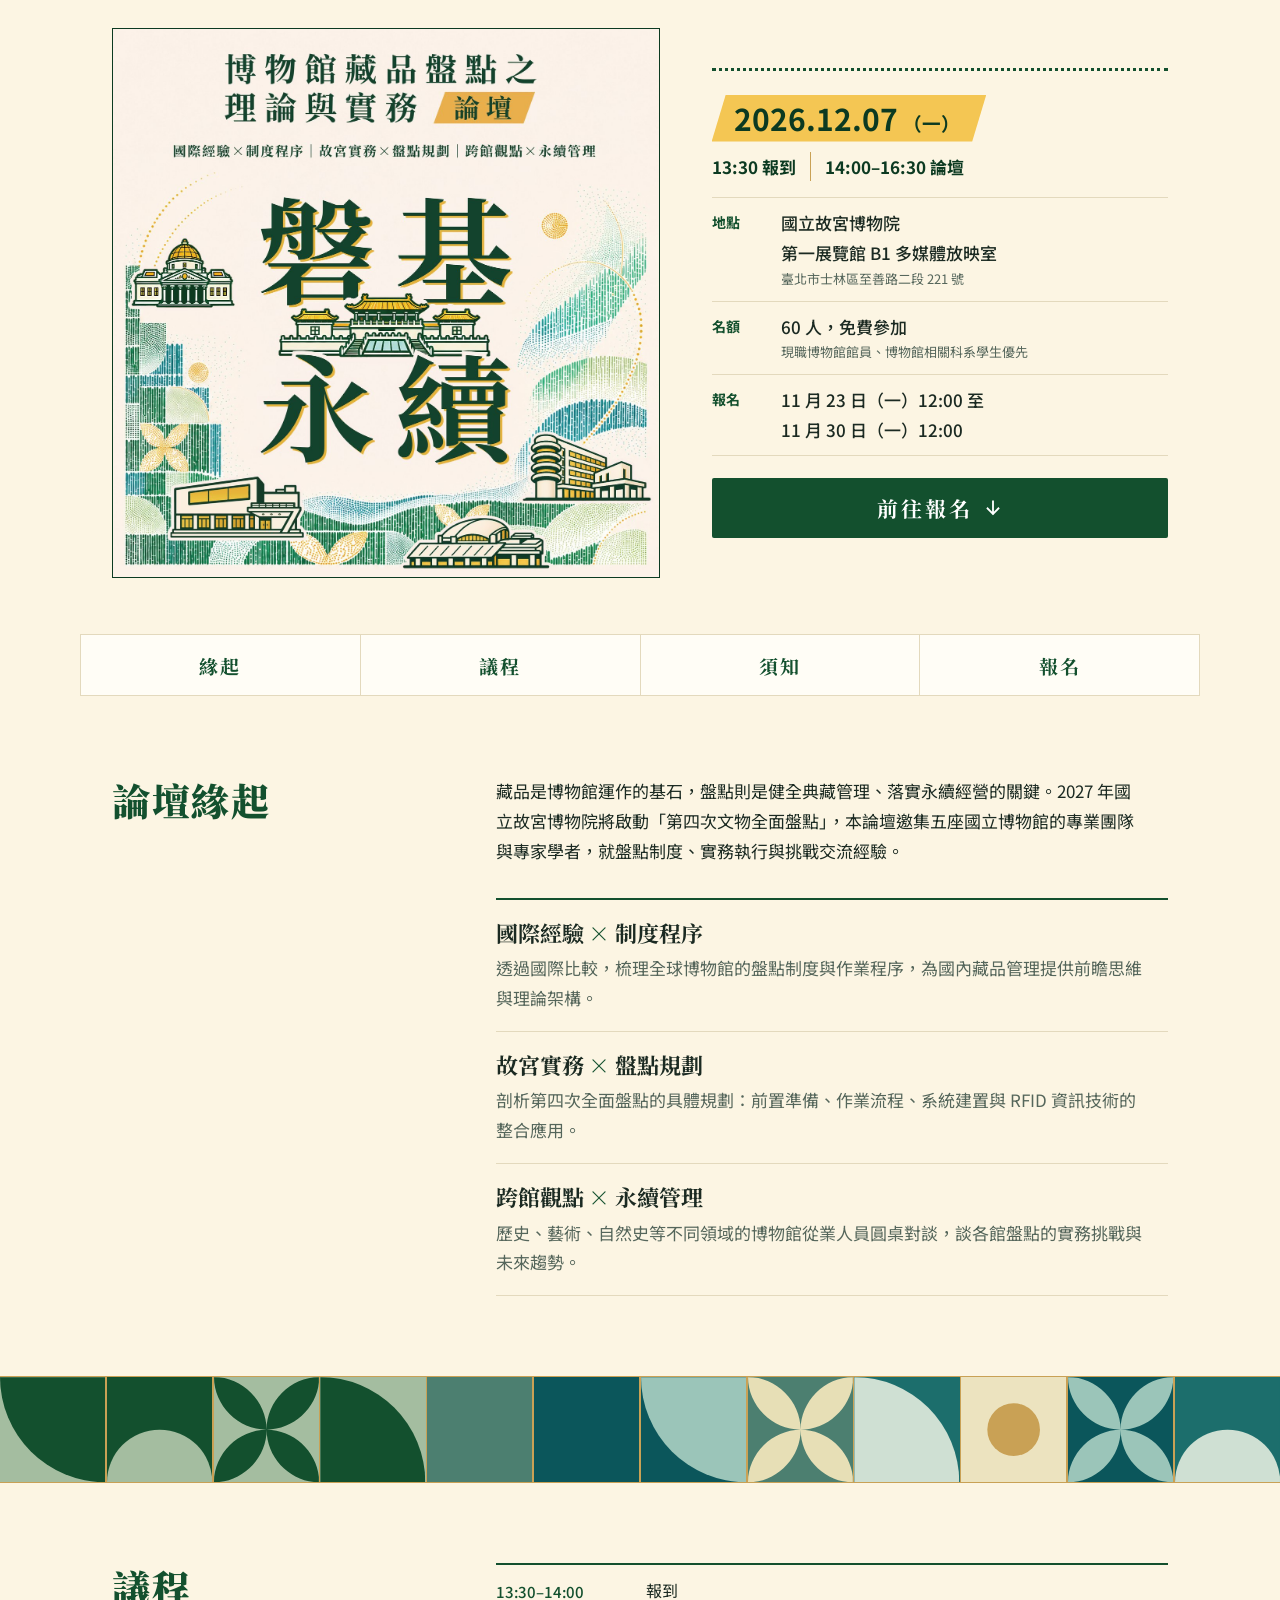
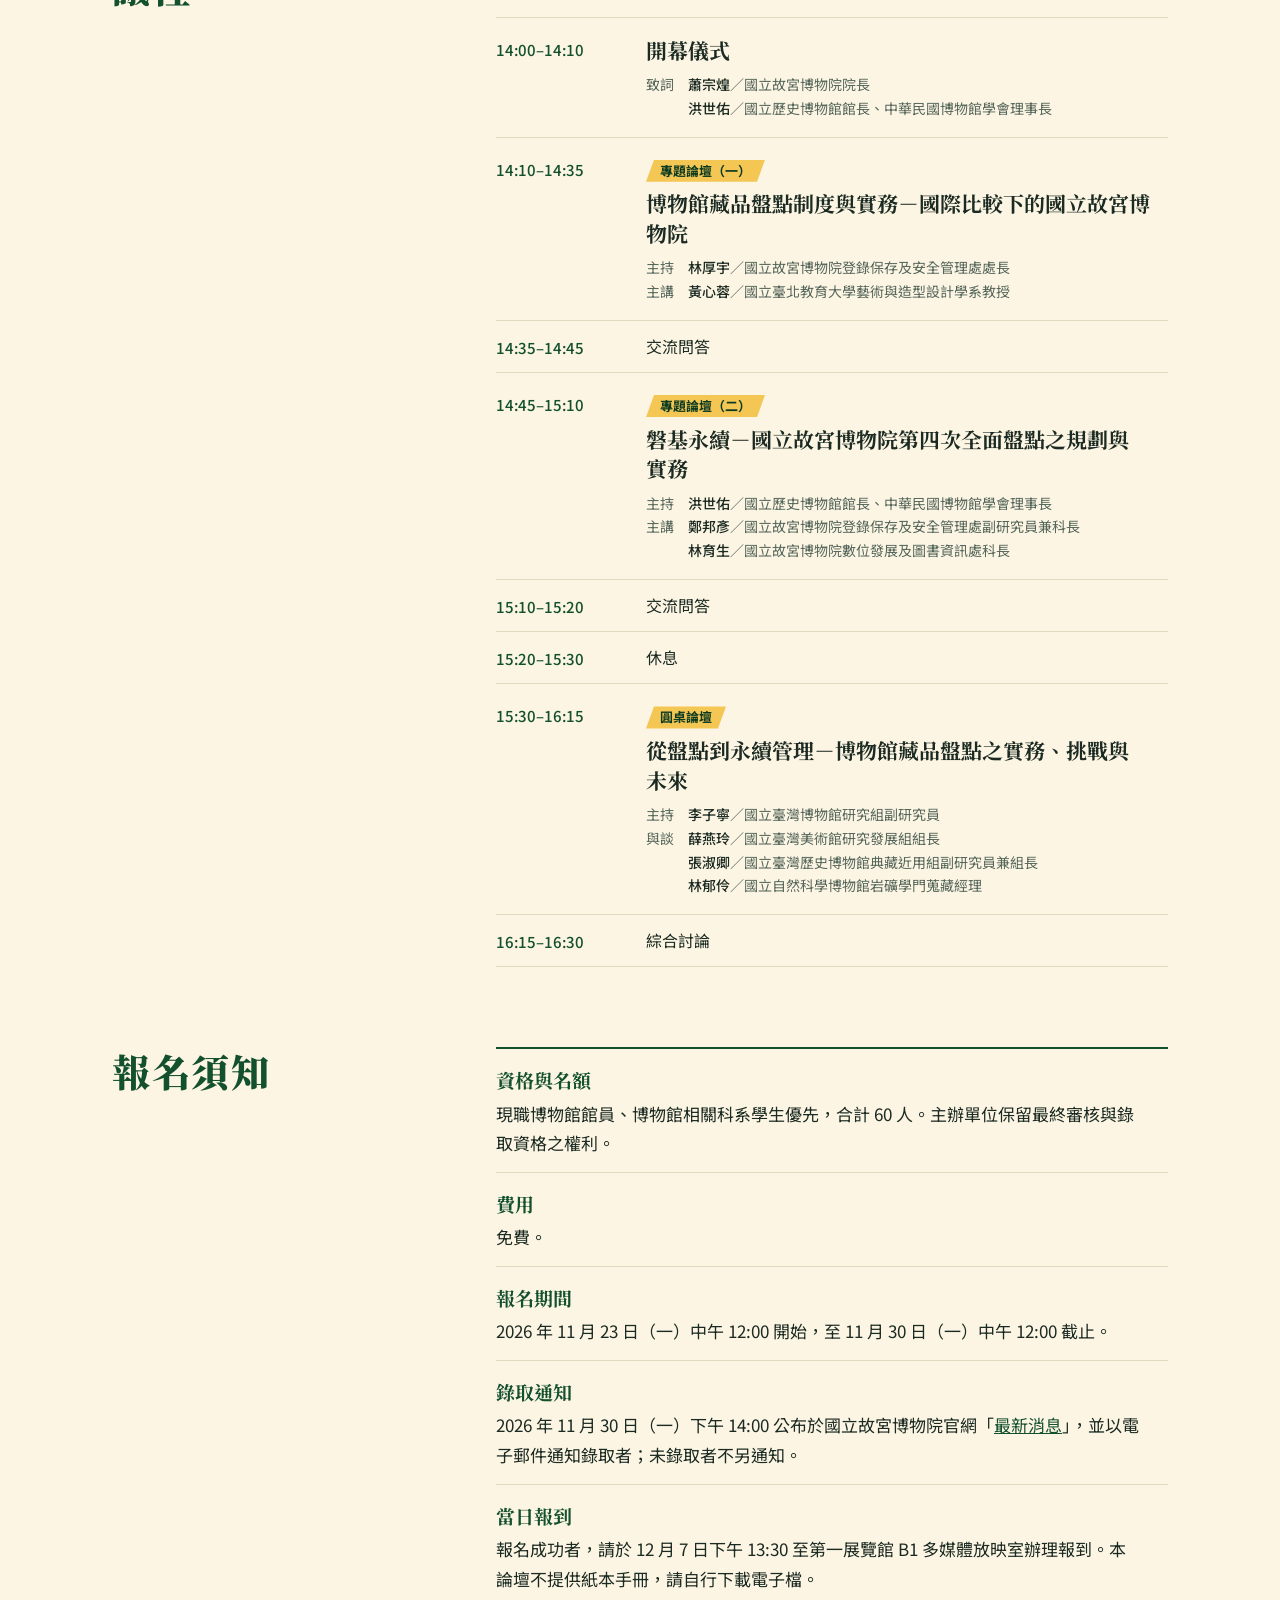
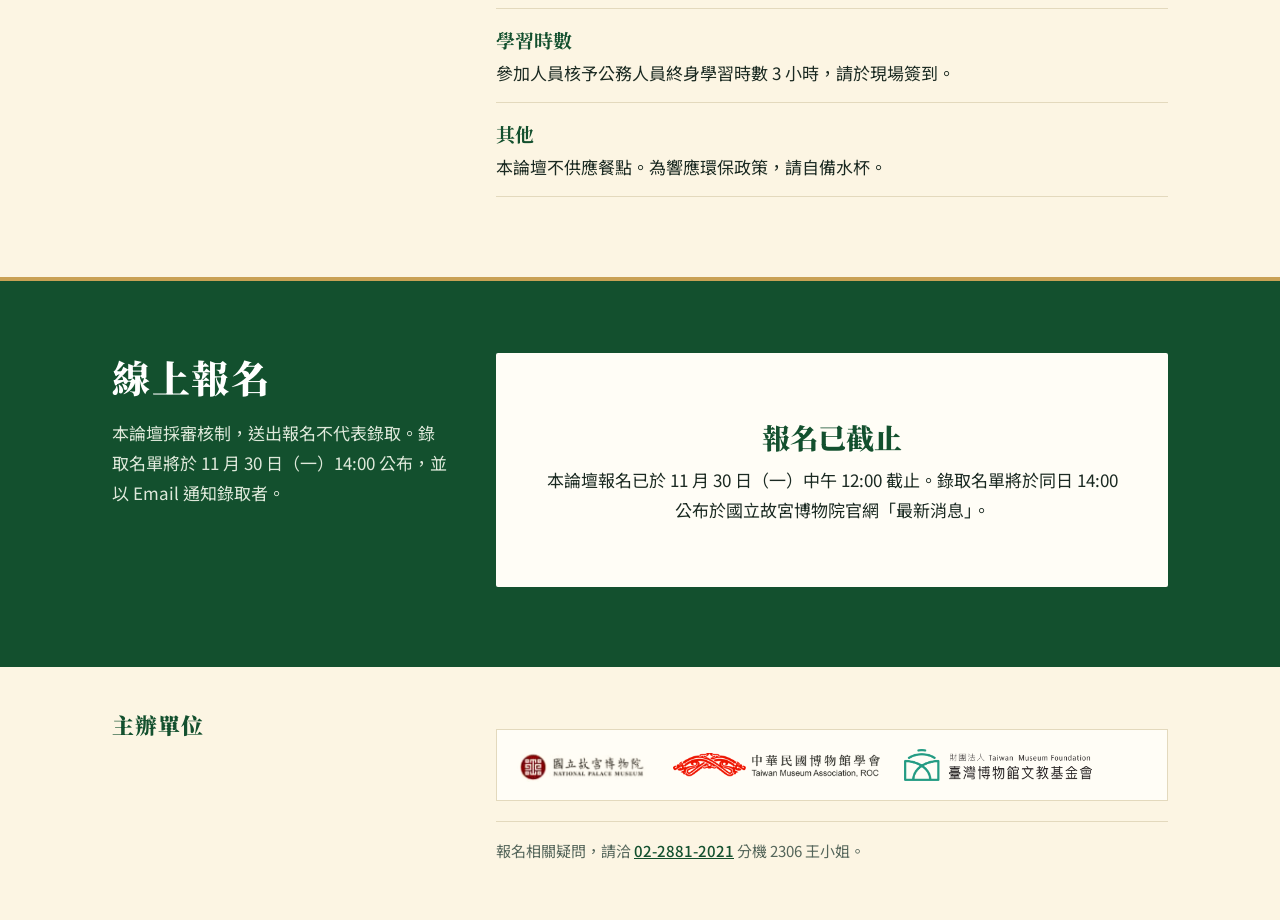
<file: panji/index.html>
<!doctype html>
<html lang="zh-Hant-TW">
<head>
<meta charset="utf-8">
<meta name="viewport" content="width=device-width, initial-scale=1">
<title>「磐基永續－博物館藏品盤點之理論與實務」論壇線上報名</title>
<meta name="description" content="2026 年 12 月 7 日（一）14:00–16:30，國立故宮博物院第一展覽館 B1 多媒體放映室。報名期間 11 月 23 日 12:00 至 11 月 30 日 12:00，免費參加。">
<meta property="og:type" content="website">
<meta property="og:title" content="「磐基永續－博物館藏品盤點之理論與實務」論壇線上報名">
<meta property="og:description" content="2026 年 12 月 7 日（一）14:00–16:30，國立故宮博物院第一展覽館 B1 多媒體放映室。報名期間 11 月 23 日 12:00 至 11 月 30 日 12:00，免費參加。">
<meta property="og:url" content="https://mycase99.com/panji/">
<meta property="og:image" content="https://mycase99.com/panji/assets/share-6.jpg">
<meta property="og:image:width" content="1200">
<meta property="og:image:height" content="630">
<meta name="twitter:card" content="summary_large_image">
<link rel="preconnect" href="https://fonts.googleapis.com">
<link rel="preconnect" href="https://fonts.gstatic.com" crossorigin>
<link href="https://fonts.googleapis.com/css2?family=Noto+Serif+TC:wght@700;900&family=Noto+Sans+TC:wght@400;500;700&display=swap" rel="stylesheet">
<style>
  :root {
    --paper: #fcf5e3;
    --tile: #fffdf6;
    --seam: #e3d9bd;
    --pine: #13502e;
    --pine-deep: #0c3a21;
    --teal: #0b565b;
    --mist: #9bc5b9;
    --wash-1: #e9f0df;
    --wash-2: #c9dac5;
    --ink: #1b2a22;
    --ink-soft: #55665b;
    --mustard: #d9a431;
    --chip: #f4c653;
    --gold: #c9a155;
    --line: #93a590;
    --serif: "Noto Serif TC", "Songti TC", "PMingLiU", "新細明體", serif;
    --sans: "Noto Sans TC", "PingFang TC", "Microsoft JhengHei", sans-serif;
    --ease: cubic-bezier(.16, 1, .3, 1);
    --gutter: 20px;
  }
  *, *::before, *::after { box-sizing: border-box; }
  html { scroll-behavior: smooth; -webkit-text-size-adjust: 100%; }
  body {
    margin: 0;
    background: var(--paper);
    color: var(--ink);
    font-family: var(--sans);
    font-size: 1rem;
    line-height: 1.75;
    padding-bottom: 84px;
  }
  h1, h2, h3, p, dl, dd, ol, ul, fieldset { margin: 0; padding: 0; }
  ol, ul { list-style: none; }
  a { color: var(--pine); }
  :focus-visible { outline: 3px solid var(--pine-deep); outline-offset: 3px; }
  [id] { scroll-margin-top: 24px; }
  .wrap { max-width: 1120px; margin-inline: auto; padding-inline: var(--gutter); }

  /* 示意版告示 */
  .notice {
    margin: 10px var(--gutter) 0;
    border: 2px solid var(--mustard);
    background: var(--tile);
    padding: 7px 12px;
    font-size: .8125rem;
    line-height: 1.5;
    text-align: center;
  }
  .notice b { font-weight: 700; }

  .pending {
    display: inline-block;
    border: 1.5px solid var(--mustard);
    padding: 0 6px;
    font-family: var(--sans);
    font-size: .75rem;
    font-weight: 500;
    line-height: 1.6;
    color: var(--ink);
    background: var(--tile);
    vertical-align: .1em;
    white-space: nowrap;
  }

  /* 色塊拼接：取自主視覺的幾何磚 */
  .tiles { display: grid; grid-template-columns: repeat(var(--cols), 1fr); gap: 1.5px; background: var(--gold); border-block: 1.5px solid var(--gold); }
  .tile { aspect-ratio: 1; position: relative; overflow: hidden; background: var(--g, var(--pine)); }
  .tile i { position: absolute; inset: 0; display: block; background: var(--g, var(--pine)); color: var(--f, var(--mist)); }
  .tile svg { width: 100%; height: 100%; display: block; fill: currentColor; }
  .t-pine { --g: var(--pine); --f: #a4bda0; }
  .t-teal { --g: var(--teal); --f: var(--mist); }
  .t-lake { --g: #1c6e6c; --f: #cfe0d3; }
  .t-sage { --g: #4c7f70; --f: #e7dfb6; }
  .t-pale { --g: #a4bda0; --f: var(--pine); }
  .t-sand { --g: #ece3bf; --f: var(--gold); }
  .tiles.is-live .tile i { animation: glaze .9s var(--ease) both; animation-delay: calc(var(--i) * 38ms); }
  @keyframes glaze { from { clip-path: inset(100% 0 0 0); } to { clip-path: inset(0 0 0 0); } }

  /* 首屏：主視覺＋活動摘要 */
  .sr { position: absolute; width: 1px; height: 1px; overflow: hidden; clip-path: inset(50%); white-space: nowrap; }
  .hero { margin-top: 14px; padding-inline: var(--gutter); }
  .kv { border: 1.5px solid var(--pine-deep); background: #fcf2e9; }
  .kv img { display: block; width: 100%; height: auto; aspect-ratio: 1400 / 1407; }
  .brief { margin-top: 20px; padding-top: 20px; border-top: 3px dotted var(--pine); }
  .when { display: flex; flex-wrap: wrap; align-items: center; gap: 10px 18px; }
  .chip { display: inline-block; padding: 3px 26px 3px 22px; background: var(--chip); color: var(--pine-deep); font-weight: 700; font-size: 1.625rem; line-height: 1.35; font-variant-numeric: tabular-nums; clip-path: polygon(14px 0, 100% 0, calc(100% - 14px) 100%, 0 100%); }
  .chip small { font-size: .62em; margin-left: .3em; }
  .hours { display: flex; flex-wrap: wrap; gap: 2px 14px; font-weight: 700; color: var(--pine-deep); }
  .hours .nb + .nb { padding-left: 14px; border-left: 1.5px solid var(--gold); }
  .facts { margin-top: 16px; border-top: 1px solid var(--seam); }
  .facts div { display: grid; grid-template-columns: 3.4em 1fr; gap: 12px; padding: 10px 0; border-bottom: 1px solid var(--seam); }
  .facts dt { color: var(--pine); font-weight: 700; font-size: .875rem; padding-top: .15em; }
  .facts dd { font-weight: 500; }
  .nb { display: inline-block; }
  .ln { display: block; }
  .facts small { display: block; font-size: .8125rem; font-weight: 400; color: var(--ink-soft); }
  .go { margin-top: 22px; }
  .btn {
    display: flex; align-items: center; justify-content: center; gap: 10px;
    width: 100%; min-height: 56px; padding: 12px 24px;
    background: var(--pine); color: #fff;
    border: 0; border-radius: 2px;
    font-family: var(--serif); font-size: 1.3125rem; font-weight: 700; letter-spacing: .14em;
    text-decoration: none; cursor: pointer;
    transition: background .25s var(--ease), transform .15s var(--ease);
  }
  .btn:hover { background: var(--pine-deep); }
  .btn:active { transform: translateY(1px); }
  .btn svg { width: 20px; height: 20px; flex: none; }

  /* 頁內導覽：四塊磚 */
  .jump { margin-top: 40px; display: grid; grid-template-columns: repeat(4, 1fr); gap: 1px; background: var(--seam); border-block: 1px solid var(--seam); }
  .jump a {
    display: grid; place-items: center; min-height: 60px;
    background: var(--tile); color: var(--pine);
    font-family: var(--serif); font-size: 1.1875rem; font-weight: 700; letter-spacing: .1em;
    text-decoration: none;
    transition: background .25s var(--ease), color .25s var(--ease);
  }
  .jump a:hover { background: var(--wash-1); }
  .jump a:active { background: var(--pine); color: #fff; }

  /* 段落 */
  section { padding-top: 56px; }
  h2 { font-family: var(--serif); font-weight: 900; font-size: clamp(1.75rem, 7vw, 2.375rem); line-height: 1.25; color: var(--pine); letter-spacing: .04em; }
  h2 + * { margin-top: 18px; }
  .lede { max-width: 38em; }
  .aspects { margin-top: 28px; border-top: 2px solid var(--pine); }
  .aspects li { padding: 18px 0; border-bottom: 1px solid var(--seam); }
  .aspects h3 { font-family: var(--serif); font-size: 1.375rem; font-weight: 700; line-height: 1.35; }
  .aspects h3 span { color: var(--pine); padding-inline: .2em; }
  .aspects p { margin-top: 6px; color: var(--ink-soft); max-width: 38em; }

  .frieze { margin-top: 56px; --cols: 6; }
  .frieze .tile:nth-child(n+7) { display: none; }

  /* 議程 */
  .agenda { border-top: 2px solid var(--pine); }
  .agenda li { display: grid; grid-template-columns: 5.6em 1fr; gap: 14px; padding: 16px 0; border-bottom: 1px solid var(--seam); }
  .agenda time { font-variant-numeric: tabular-nums; font-weight: 500; color: var(--pine); font-size: .9375rem; padding-top: .2em; white-space: nowrap; }
  .agenda .kind { font-size: .875rem; color: var(--ink-soft); }
  .agenda h3 { font-family: var(--serif); font-size: 1.3125rem; font-weight: 700; line-height: 1.4; margin-top: 2px; text-wrap: pretty; }
  .agenda .who { margin-top: 8px; font-size: .875rem; line-height: 1.7; color: var(--ink-soft); }
  .agenda .who b { color: var(--ink); font-weight: 500; }
  .agenda .who span { display: block; padding-left: 3em; text-indent: -3em; }
  .agenda li:not(.minor) .kind { display: inline-block; padding: 0 14px; background: var(--chip); color: var(--pine-deep); font-size: .8125rem; font-weight: 700; line-height: 1.7; clip-path: polygon(8px 0, 100% 0, calc(100% - 8px) 100%, 0 100%); }
  .agenda li:not(.minor) .kind + h3 { margin-top: 6px; }
  .agenda .minor { padding: 11px 0; }
  .agenda .minor .kind { font-size: 1rem; color: var(--ink); }

  /* 須知 */
  .rules { border-top: 2px solid var(--pine); }
  .rules div { padding: 14px 0; border-bottom: 1px solid var(--seam); }
  .rules dt { font-family: var(--serif); font-weight: 700; font-size: 1.1875rem; color: var(--pine); }
  .rules dd { margin-top: 2px; max-width: 38em; }

  /* 報名表 */
  .apply { margin-top: 56px; background: var(--pine); color: #fff; padding: 44px 0 52px; border-top: 4px solid var(--gold); }
  .apply h2 { color: #fff; }
  .apply .intro { color: #dfe9db; max-width: 34em; }
  .sheet { margin-top: 26px; background: var(--tile); color: var(--ink); padding: 26px 20px 28px; border-radius: 2px; }
  .field { margin-bottom: 22px; }
  .field > label:not(.tick), legend { display: block; font-weight: 700; margin-bottom: 7px; padding: 0; }
  .opt { font-weight: 400; font-size: .8125rem; color: var(--ink-soft); margin-left: 6px; }
  .hint { margin-top: 6px; font-size: .8125rem; color: var(--ink-soft); line-height: 1.6; }
  .req { color: var(--pine); margin-left: 3px; }
  input[type="text"], input[type="email"], input[type="tel"] {
    width: 100%; min-height: 52px; padding: 10px 14px;
    font: inherit; font-size: 1.0625rem; color: var(--ink);
    background: var(--tile);
    border: 1.5px solid var(--line); border-radius: 2px;
    transition: background .2s var(--ease), border-color .2s var(--ease);
  }
  input::placeholder { color: #6b7a70; }
  input[type="text"]:hover, input[type="email"]:hover, input[type="tel"]:hover { border-color: var(--pine); }
  input[type="text"]:focus, input[type="email"]:focus, input[type="tel"]:focus { background: var(--wash-1); border-color: var(--pine); outline: 2px solid var(--pine); outline-offset: 0; }
  fieldset { border: 0; min-width: 0; }
  .choices { display: grid; gap: 1px; background: var(--line); border: 1.5px solid var(--line); border-radius: 2px; }
  .choices label { position: relative; display: flex; align-items: center; min-height: 52px; padding: 10px 14px; background: var(--tile); cursor: pointer; transition: background .2s var(--ease), color .2s var(--ease); }
  .choices label:hover { background: var(--wash-1); }
  .choices input { position: absolute; opacity: 0; inset: 0; margin: 0; cursor: pointer; }
  .choices label:has(input:checked) { background: var(--pine); color: #fff; font-weight: 500; }
  .choices label:has(input:focus-visible) { outline: 3px solid var(--pine-deep); outline-offset: 2px; z-index: 1; }
  .tick { display: grid; grid-template-columns: 26px 1fr; gap: 12px; align-items: start; cursor: pointer; }
  .tick input { position: absolute; opacity: 0; width: 26px; height: 26px; margin: 0; }
  .tick .box { width: 26px; height: 26px; margin-top: 1px; border: 1.5px solid var(--line); border-radius: 2px; background: var(--tile); display: grid; place-items: center; transition: background .2s var(--ease), border-color .2s var(--ease); }
  .tick .box svg { width: 16px; height: 16px; opacity: 0; transition: opacity .15s; }
  .tick:hover .box { border-color: var(--pine); background: var(--wash-1); }
  .tick input:checked + .box { background: var(--pine); border-color: var(--pine); }
  .tick input:checked + .box svg { opacity: 1; }
  .tick input:focus-visible + .box { outline: 3px solid var(--pine-deep); outline-offset: 3px; }
  .tick small { display: block; font-size: .8125rem; color: var(--ink-soft); line-height: 1.6; margin-top: 2px; }
  .privacy { margin: 26px 0 22px; padding-top: 22px; border-top: 1px solid var(--seam); }
  .terms-h { font-weight: 700; margin-bottom: 8px; }
  .terms { margin: 0 0 16px; padding: 12px 14px; max-height: 15.5em; overflow-y: auto; border: 1.5px solid var(--line); border-radius: 2px; background: var(--paper); font-size: .875rem; line-height: 1.75; }
  .terms:focus-visible { outline: 3px solid var(--pine-deep); outline-offset: 2px; }
  .terms ol { list-style: decimal; margin: 6px 0 0; padding-left: 1.5em; }
  .terms li { margin-top: 4px; }
  .terms b { font-weight: 700; }
  .terms .sub { margin-top: 14px; font-weight: 700; }
  .choices.row { grid-template-columns: repeat(3, 1fr); }
  .choices.row label { justify-content: center; padding: 10px 6px; }
  .err { display: none; margin-top: 8px; border: 2px solid var(--mustard); padding: 6px 10px; font-size: .875rem; font-weight: 500; line-height: 1.5; }
  .bad .err { display: block; }
  .bad input[type="text"], .bad input[type="email"], .bad input[type="tel"], .bad .choices, .bad .tick .box { border-color: var(--mustard); border-width: 2px; }
  .summary { display: none; margin-bottom: 20px; border: 2px solid var(--mustard); padding: 10px 12px; font-weight: 500; }
  .summary.on { display: block; }
  .after { margin-top: 12px; font-size: .8125rem; color: var(--ink-soft); text-align: center; }

  .gate { text-align: center; padding: 26px 0 22px; }
  .gate h3 { font-family: var(--serif); font-size: 1.75rem; font-weight: 900; color: var(--pine); line-height: 1.3; }
  .gate p { margin-top: 10px; }
  .btn:disabled { opacity: .6; cursor: progress; }
  .done { display: none; text-align: center; padding: 18px 0 6px; }
  .done.on { display: block; animation: glaze .8s var(--ease) both; }
  .done .seal { width: 76px; height: 76px; margin: 0 auto 16px; background: var(--pine); display: grid; place-items: center; border-radius: 2px; }
  .done .seal svg { width: 40px; height: 40px; }
  .done h3 { font-family: var(--serif); font-size: 1.875rem; font-weight: 700; color: var(--pine); line-height: 1.3; }
  .done p { margin-top: 10px; }
  .done .demo { margin-top: 16px; border: 2px solid var(--mustard); padding: 8px 12px; font-size: .875rem; }
  .linkbtn { margin-top: 18px; background: none; border: 0; padding: 10px; font: inherit; color: var(--pine); text-decoration: underline; text-underline-offset: 4px; cursor: pointer; }

  /* 頁尾 */
  footer { padding-top: 44px; font-size: .9375rem; }
  footer h2 { font-size: 1.375rem; }
  .orgs { display: flex; flex-wrap: wrap; align-items: center; gap: 18px 24px; margin-top: 12px; padding: 18px 20px; background: var(--tile); border: 1px solid var(--seam); }
  .orgs img { display: block; width: auto; max-width: 100%; }
  .orgs .npm img { height: 34px; mix-blend-mode: multiply; }
  .orgs .tma img { height: 24px; }
  .orgs .tmf img { height: 32px; }
  footer .ask { margin-top: 20px; padding-top: 16px; border-top: 1px solid var(--seam); color: var(--ink-soft); }
  footer .ask a { font-weight: 500; white-space: nowrap; }

  /* 手機底部常駐報名鈕 */
  .dock { position: fixed; inset: auto 0 0 0; z-index: 10; padding: 10px var(--gutter) calc(10px + env(safe-area-inset-bottom)); background: var(--tile); border-top: 1px solid var(--seam); box-shadow: 0 -6px 18px rgba(12, 58, 33, .12); transform: translateY(110%); transition: transform .45s var(--ease); }
  .dock.on { transform: none; }
  .dock .btn { min-height: 52px; font-size: 1.25rem; }

  @media (min-width: 560px) {
    .frieze { --cols: 8; }
    .frieze .tile:nth-child(n+7) { display: block; }
    .frieze .tile:nth-child(n+9) { display: none; }
    .sheet { padding: 34px 32px; }
    .choices { grid-template-columns: repeat(3, 1fr); }
    .btn { width: auto; min-width: 240px; }
  }

  @media (min-width: 900px) {
    :root { --gutter: 32px; }
    body { padding-bottom: 0; font-size: 1.0625rem; }
    .dock { display: none; }
    .hero { display: grid; grid-template-columns: 6fr 5fr; gap: 0 52px; align-items: center; max-width: 1120px; margin: 28px auto 0; padding-inline: var(--gutter); }
    .brief { margin-top: 0; padding-top: 24px; }
    .chip { font-size: 1.875rem; }
    .jump { max-width: 1120px; margin-inline: auto; margin-top: 56px; border-inline: 1px solid var(--seam); }
    section { padding-top: 80px; }
    .split { display: grid; grid-template-columns: 4fr 8fr; gap: 0 48px; align-items: start; }
    .split > h2 { position: sticky; top: 32px; }
    .split > h2 + * { margin-top: 0; }
    .split > .rest { grid-column: 2; }
    .aspects { margin-top: 32px; }
    .agenda li { grid-template-columns: 8em 1fr; }
    .frieze { --cols: 12; margin-top: 80px; }
    .frieze .tile:nth-child(n+9) { display: block; }
    .apply { margin-top: 80px; padding: 72px 0 80px; }
    .apply .wrap { display: grid; grid-template-columns: 4fr 8fr; gap: 0 48px; align-items: start; }
    .apply .head { position: sticky; top: 32px; }
    .sheet { margin-top: 0; padding: 40px 44px; }
    .two { display: grid; grid-template-columns: 1fr 1fr; gap: 0 20px; }
    footer .wrap { display: grid; grid-template-columns: 4fr 8fr; gap: 0 48px; padding-bottom: 56px; }
    .orgs { margin-top: 0; }
  }

  @media (prefers-reduced-motion: reduce) {
    html { scroll-behavior: auto; }
    .tiles.is-live .tile i, .done.on { animation: none; }
    .dock, .btn { transition: none; }
  }
</style>
</head>
<body>
<svg width="0" height="0" style="position:absolute" aria-hidden="true" focusable="false">
  <defs>
    <symbol id="m-q1" viewBox="0 0 48 48"><path d="M0 48V0A48 48 0 0 1 48 48Z"/></symbol>
    <symbol id="m-q2" viewBox="0 0 48 48"><path d="M48 0V48A48 48 0 0 1 0 0Z"/></symbol>
    <symbol id="m-arch" viewBox="0 0 48 48"><path d="M0 48A24 24 0 0 1 48 48Z"/></symbol>
    <symbol id="m-leaf" viewBox="0 0 48 48"><path d="M24 24C24 11 13 0 0 0 0 13 11 24 24 24ZM24 24C37 24 48 13 48 0 35 0 24 11 24 24ZM24 24C24 37 35 48 48 48 48 35 37 24 24 24ZM24 24C11 24 0 35 0 48 13 48 24 37 24 24Z"/></symbol>
    <symbol id="m-dot" viewBox="0 0 48 48"><circle cx="24" cy="24" r="12"/></symbol>
    <symbol id="i-check" viewBox="0 0 24 24"><path d="M4.5 12.5 10 18 19.5 6.5" fill="none" stroke="#fff" stroke-width="3" stroke-linecap="square"/></symbol>
    <symbol id="i-down" viewBox="0 0 24 24"><path d="M12 4V19M5.5 12.5 12 19 18.5 12.5" fill="none" stroke="currentColor" stroke-width="2.2" stroke-linecap="square"/></symbol>
  </defs>
</svg>

<header class="hero">
  <h1 class="sr">「磐基永續－博物館藏品盤點之理論與實務」論壇</h1>
  <div class="kv"><img src="assets/kv.jpg" width="1400" height="1407" alt="論壇主視覺：米色底上以墨綠、藍綠、金色點描的色塊與波紋，五座博物館建築線畫環繞中央「磐基永續」四個大字；上方標題為「博物館藏品盤點之理論與實務論壇」，副標為國際經驗×制度程序、故宮實務×盤點規劃、跨館觀點×永續管理。"></div>
  <div class="brief">
    <p class="when"><span class="chip">2026.12.07<small>（一）</small></span><span class="hours"><span class="nb">13:30 報到</span><span class="nb">14:00–16:30 論壇</span></span></p>
    <dl class="facts">
      <div><dt>地點</dt><dd><span class="ln">國立故宮博物院</span><span class="ln">第一展覽館 B1 多媒體放映室</span><small>臺北市士林區至善路二段 221 號</small></dd></div>
      <div><dt>名額</dt><dd>60 人，免費參加<small><span class="nb">現職博物館館員、</span><span class="nb">博物館相關科系學生優先</span></small></dd></div>
      <div><dt>報名</dt><dd><span class="ln">11 月 23 日（一）12:00 至</span><span class="ln">11 月 30 日（一）12:00</span></dd></div>
    </dl>
    <div class="go">
      <a class="btn" href="#apply" id="heroBtn">前往報名<svg aria-hidden="true"><use href="#i-down"/></svg></a>
    </div>
  </div>
</header>

<nav class="jump" aria-label="頁內導覽">
  <a href="#about">緣起</a>
  <a href="#agenda">議程</a>
  <a href="#rules">須知</a>
  <a href="#apply">報名</a>
</nav>

<main>
  <section id="about" class="wrap split">
    <h2>論壇緣起</h2>
    <div class="rest">
      <p class="lede">藏品是博物館運作的基石，盤點則是健全典藏管理、落實永續經營的關鍵。2027 年國立故宮博物院將啟動「第四次文物全面盤點」，本論壇邀集五座國立博物館的專業團隊與專家學者，就盤點制度、實務執行與挑戰交流經驗。</p>
      <ul class="aspects">
        <li>
          <h3>國際經驗<span>×</span>制度程序</h3>
          <p>透過國際比較，梳理全球博物館的盤點制度與作業程序，為國內藏品管理提供前瞻思維與理論架構。</p>
        </li>
        <li>
          <h3>故宮實務<span>×</span>盤點規劃</h3>
          <p>剖析第四次全面盤點的具體規劃：前置準備、作業流程、系統建置與 RFID 資訊技術的整合應用。</p>
        </li>
        <li>
          <h3>跨館觀點<span>×</span>永續管理</h3>
          <p>歷史、藝術、自然史等不同領域的博物館從業人員圓桌對談，談各館盤點的實務挑戰與未來趨勢。</p>
        </li>
      </ul>
    </div>
  </section>

  <div class="tiles frieze" data-count="12" data-seed="29" aria-hidden="true"></div>

  <section id="agenda" class="wrap split">
    <h2>議程</h2>
    <ol class="agenda rest">
      <li class="minor"><time>13:30–14:00</time><div><p class="kind">報到</p></div></li>
      <li><time>14:00–14:10</time><div>
        <h3>開幕儀式</h3>
        <p class="who"><span>致詞　<b>蕭宗煌</b>／國立故宮博物院院長</span><span>　　　<b>洪世佑</b>／國立歷史博物館館長、中華民國博物館學會理事長</span></p>
      </div></li>
      <li><time>14:10–14:35</time><div>
        <p class="kind">專題論壇（一）</p>
        <h3>博物館藏品盤點制度與實務－國際比較下的國立故宮博物院</h3>
        <p class="who"><span>主持　<b>林厚宇</b>／國立故宮博物院登錄保存及安全管理處處長</span><span>主講　<b>黃心蓉</b>／國立臺北教育大學藝術與造型設計學系教授</span></p>
      </div></li>
      <li class="minor"><time>14:35–14:45</time><div><p class="kind">交流問答</p></div></li>
      <li><time>14:45–15:10</time><div>
        <p class="kind">專題論壇（二）</p>
        <h3>磐基永續－國立故宮博物院第四次全面盤點之規劃與實務</h3>
        <p class="who"><span>主持　<b>洪世佑</b>／國立歷史博物館館長、中華民國博物館學會理事長</span><span>主講　<b>鄭邦彥</b>／國立故宮博物院登錄保存及安全管理處副研究員兼科長</span><span>　　　<b>林育生</b>／國立故宮博物院數位發展及圖書資訊處科長</span></p>
      </div></li>
      <li class="minor"><time>15:10–15:20</time><div><p class="kind">交流問答</p></div></li>
      <li class="minor"><time>15:20–15:30</time><div><p class="kind">休息</p></div></li>
      <li><time>15:30–16:15</time><div>
        <p class="kind">圓桌論壇</p>
        <h3>從盤點到永續管理－博物館藏品盤點之實務、挑戰與未來</h3>
        <p class="who"><span>主持　<b>李子寧</b>／國立臺灣博物館研究組副研究員</span><span>與談　<b>薛燕玲</b>／國立臺灣美術館研究發展組組長</span><span>　　　<b>張淑卿</b>／國立臺灣歷史博物館典藏近用組副研究員兼組長</span><span>　　　<b>林郁伶</b>／國立自然科學博物館岩礦學門蒐藏經理</span></p>
      </div></li>
      <li class="minor"><time>16:15–16:30</time><div><p class="kind">綜合討論</p></div></li>
    </ol>
  </section>

  <section id="rules" class="wrap split">
    <h2>報名須知</h2>
    <dl class="rules rest">
      <div><dt>資格與名額</dt><dd>現職博物館館員、博物館相關科系學生優先，合計 60 人。主辦單位保留最終審核與錄取資格之權利。</dd></div>
      <div><dt>費用</dt><dd>免費。</dd></div>
      <div><dt>報名期間</dt><dd>2026 年 11 月 23 日（一）中午 12:00 開始，至 11 月 30 日（一）中午 12:00 截止。</dd></div>
      <div><dt>錄取通知</dt><dd>2026 年 11 月 30 日（一）下午 14:00 公布於國立故宮博物院官網「<a href="https://www.npm.gov.tw/News-List.aspx?sno=01000001&amp;l=1" target="_blank" rel="noopener">最新消息</a>」，並以電子郵件通知錄取者；未錄取者不另通知。</dd></div>
      <div><dt>當日報到</dt><dd>報名成功者，請於 12 月 7 日下午 13:30 至第一展覽館 B1 多媒體放映室辦理報到。本論壇不提供紙本手冊，請自行下載電子檔。</dd></div>
      <div><dt>學習時數</dt><dd>參加人員核予公務人員終身學習時數 3 小時，請於現場簽到。</dd></div>
      <div><dt>其他</dt><dd>本論壇不供應餐點。為響應環保政策，請自備水杯。</dd></div>
    </dl>
  </section>

  <section id="apply" class="apply">
    <div class="wrap">
      <div class="head">
        <h2>線上報名</h2>
        <p class="intro">本論壇採審核制，送出報名不代表錄取。錄取名單將於 11 月 30 日（一）14:00 公布，並以 Email 通知錄取者。</p>
      </div>

      <div class="sheet">
        <div class="gate" id="gate" hidden><h3 id="gateTitle"></h3><p id="gateText"></p></div>
        <form id="form" novalidate>
          <p class="summary" id="summary" role="alert" tabindex="-1"></p>

          <div class="two">
            <div class="field" data-f="name">
              <label for="name">姓名<span class="req" aria-hidden="true">＊</span></label>
              <input type="text" id="name" name="name" autocomplete="name" required aria-describedby="h-name e-name">
              <p class="hint" id="h-name">請填全名，活動當天以此姓名報到。</p>
              <p class="err" id="e-name">請填寫姓名。</p>
            </div>
            <fieldset class="field" data-f="gender">
              <legend>性別<span class="req" aria-hidden="true">＊</span></legend>
              <div class="choices row">
                <label><input type="radio" name="gender" value="男" required aria-describedby="e-gender">男</label>
                <label><input type="radio" name="gender" value="女">女</label>
                <label><input type="radio" name="gender" value="不願透露">不願透露</label>
              </div>
              <p class="err" id="e-gender">請選擇一項。</p>
            </fieldset>
          </div>

          <fieldset class="field" data-f="role">
            <legend>身分別<span class="req" aria-hidden="true">＊</span></legend>
            <div class="choices">
              <label><input type="radio" name="role" value="現職博物館館員" required aria-describedby="e-role">現職博物館館員</label>
              <label><input type="radio" name="role" value="博物館相關科系學生">博物館相關科系學生</label>
              <label><input type="radio" name="role" value="其他">其他</label>
            </div>
            <p class="err" id="e-role">請選擇一項身分別。</p>
          </fieldset>

          <div class="two">
            <div class="field" data-f="org">
              <label for="org">服務單位／就讀學校系所<span class="req" aria-hidden="true">＊</span></label>
              <input type="text" id="org" name="org" autocomplete="organization" required aria-describedby="e-org">
              <p class="err" id="e-org">請填寫服務單位或就讀學校系所。</p>
            </div>
            <div class="field" data-f="title">
              <label for="title">職稱<span class="req" aria-hidden="true">＊</span></label>
              <input type="text" id="title" name="title" autocomplete="organization-title" required aria-describedby="h-title e-title">
              <p class="hint" id="h-title">學生請填年級，例如：碩士班二年級。</p>
              <p class="err" id="e-title">請填寫職稱；學生請填年級。</p>
            </div>
          </div>

          <div class="two">
            <div class="field" data-f="email">
              <label for="email">Email<span class="req" aria-hidden="true">＊</span></label>
              <input type="email" id="email" name="email" autocomplete="email" inputmode="email" placeholder="name@example.com" required aria-describedby="e-email">
              <p class="err" id="e-email">請填寫可收信的 Email，錄取通知會寄到這裡。</p>
            </div>
            <div class="field" data-f="phone">
              <label for="phone">手機號碼<span class="req" aria-hidden="true">＊</span></label>
              <input type="tel" id="phone" name="phone" autocomplete="tel" inputmode="tel" placeholder="0912345678" required aria-describedby="e-phone">
              <p class="err" id="e-phone">請填寫 10 碼手機號碼，例如 0912345678。</p>
            </div>
          </div>

          <div class="privacy" data-f="agree">
            <p class="terms-h">個人資料蒐集告知聲明及肖像使用說明</p>
            <div class="terms" tabindex="0" role="region" aria-label="個人資料蒐集告知聲明及肖像使用說明">
              <p>國立故宮博物院（以下稱本院）為辦理「磐基永續－博物館藏品盤點之理論與實務」論壇，委託廠商建置線上報名系統。依個人資料保護法第 8 條規定，告知下列事項：</p>
              <ol>
                <li><b>蒐集目的</b>：辦理本論壇之報名、資格審核、錄取通知、活動聯繫、現場報到，以及公務人員終身學習時數登錄。</li>
                <li><b>蒐集之個人資料類別</b>：姓名、性別、身分別、服務單位或就讀學校系所、職稱、電子郵件、手機號碼，以及活動現場拍攝之影像。</li>
                <li><b>利用期間</b>：自您送出報名起，至本論壇結束且公務人員終身學習時數登錄完成為止。期間屆滿後，報名資料即全數刪除。</li>
                <li><b>利用地區</b>：中華民國境內。報名資料儲存於 Google 雲端服務。</li>
                <li><b>利用對象及方式</b>：僅供本院及受本院委託辦理本論壇之廠商，於上述目的範圍內以電子郵件、電話等方式聯繫及處理；不會提供給其他第三人，也不會用於本論壇以外的用途。</li>
                <li><b>您的權利</b>：您可依個人資料保護法第 3 條，就您的個人資料請求查詢或閱覽、製給複製本、補充或更正、停止蒐集、處理或利用，以及刪除。請洽 02-2881-2021 分機 2306。</li>
                <li><b>不提供資料的影響</b>：您可自由選擇是否提供個人資料；若未提供或提供的資料不完整，將無法完成報名。</li>
              </ol>
              <p class="sub">肖像使用說明</p>
              <p>本論壇現場將進行拍照及錄影。您報名並出席本論壇，即表示同意主辦單位拍攝含有您肖像之影像，並無償使用於本論壇之活動紀錄、成果報告，以及主辦單位之網站、社群媒體與出版品等非營利推廣用途。若您不希望入鏡，請於報到時告知現場工作人員。</p>
            </div>
            <label class="tick">
              <input type="checkbox" name="agree" required aria-describedby="e-agree">
              <span class="box"><svg aria-hidden="true"><use href="#i-check"/></svg></span>
              <span>我已閱讀並同意上述告知聲明及肖像使用說明<span class="req" aria-hidden="true">＊</span></span>
            </label>
            <p class="err" id="e-agree">請勾選同意後再送出。</p>
          </div>

          <button class="btn" type="submit" id="send">送出報名</button>
          <p class="after">送出後會看到確認畫面，並收到一封確認信。</p>
        </form>

        <div class="done" id="done" role="status" tabindex="-1">
          <div class="seal"><svg aria-hidden="true"><use href="#i-check"/></svg></div>
          <h3>已收到您的報名</h3>
          <p><b id="doneName"></b>您好，本論壇採審核制，送出報名不代表錄取。錄取名單將於 11 月 30 日（一）14:00 公布於故宮官網「最新消息」；錄取者另以 Email 通知至 <b id="doneMail"></b>，未錄取者不另通知。</p>
          <p id="doneNote"></p>
          <p class="demo" id="demoNote"><b>示意版</b>｜這是確認畫面的樣子，剛才填的資料沒有送出，也沒有儲存。</p>
          <button class="linkbtn" type="button" id="again">回到報名表</button>
        </div>
      </div>
    </div>
  </section>
</main>

<footer>
  <div class="wrap">
    <h2>主辦單位</h2>
    <div>
      <ul class="orgs">
        <li class="npm"><img src="assets/logo-npm.png" width="558" height="144" alt="國立故宮博物院"></li>
        <li class="tma"><img src="assets/logo-tma.png" width="1000" height="115" alt="中華民國博物館學會"></li>
        <li class="tmf"><img src="assets/logo-tmf.png" width="1000" height="171" alt="財團法人臺灣博物館文教基金會"></li>
      </ul>
      <p class="ask">報名相關疑問，請洽 <a href="tel:+886228812021">02-2881-2021</a> 分機 2306 王小姐。</p>
    </div>
  </div>
</footer>

<div class="dock" id="dock"><a class="btn" href="#apply">前往報名</a></div>

<script>window.PANJI = { api: 'https://script.google.com/macros/s/AKfycbzYeFg9huC5jtGrbob3tW2_8vRupNOkdKsLBgkUQ32tj6D0oVqGgV9dTY2LO7G1MTqA8A/exec' };</script>
<script>
(function () {
  // 色塊拼接：以固定種子排出紋樣，每次開啟都一樣
  var KINDS = [
    ['m-q1', 't-pine'], ['m-leaf', 't-sage'], ['', 't-teal'], ['m-q2', 't-pale'], ['m-arch', 't-lake'],
    ['m-dot', 't-sand'], ['m-q2', 't-teal'], ['', 't-sage'], ['m-leaf', 't-pale'], ['m-q1', 't-lake'],
    ['', 't-pine'], ['m-arch', 't-pine'], ['m-q1', 't-pale'], ['m-leaf', 't-teal']
  ];
  function rng(seed) { return function () { seed = (seed * 1664525 + 1013904223) >>> 0; return seed / 4294967296; }; }
  var live = !window.matchMedia('(prefers-reduced-motion: reduce)').matches;
  document.querySelectorAll('.tiles').forEach(function (el) {
    var n = +el.dataset.count, r = rng(+el.dataset.seed), deck = [], html = '';
    for (var i = 0; i < n; i++) {
      if (!deck.length) {
        deck = KINDS.map(function (_, x) { return x; });
        for (var a = deck.length - 1; a > 0; a--) { var b = Math.floor(r() * (a + 1)), t = deck[a]; deck[a] = deck[b]; deck[b] = t; }
      }
      var m = KINDS[deck.pop()];
      html += '<div class="tile ' + m[1] + '" style="--i:' + i + '"><i>' + (m[0] ? '<svg><use href="#' + m[0] + '"/></svg>' : '') + '</i></div>';
    }
    el.innerHTML = html;
    if (!live) return;
    if (el.classList.contains('frieze') && 'IntersectionObserver' in window) {
      new IntersectionObserver(function (es, o) { es.forEach(function (e) { if (e.isIntersecting) { el.classList.add('is-live'); o.disconnect(); } }); }, { threshold: .4 }).observe(el);
    } else { el.classList.add('is-live'); }
  });

  // 手機底部報名鈕：離開首屏按鈕後出現，進到報名區就收起
  var dock = document.getElementById('dock'), heroBtn = document.getElementById('heroBtn'), apply = document.getElementById('apply');
  if ('IntersectionObserver' in window) {
    var pastHero = false, inApply = false;
    function sync() { dock.classList.toggle('on', pastHero && !inApply); }
    new IntersectionObserver(function (es) { pastHero = !es[0].isIntersecting && es[0].boundingClientRect.top < 0; sync(); }).observe(heroBtn);
    new IntersectionObserver(function (es) { inApply = es[0].isIntersecting; sync(); }, { threshold: .05 }).observe(apply);
  }

  // 報名表。window.PANJI.api 有值時送到後端；沒有值就是示意版，不送出資料
  var form = document.getElementById('form'), summary = document.getElementById('summary'), done = document.getElementById('done');
  var API = (window.PANJI || {}).api || '', TEST = new URLSearchParams(location.search).get('t') || '';
  var gate = document.getElementById('gate'), sendBtn = document.getElementById('send');
  var OPEN = Date.parse('2026-11-20T00:00:00+08:00'), CLOSE = Date.parse('2026-11-30T12:00:00+08:00');
  var GATE = {
    before: ['報名尚未開放', '報名將於 11 月 23 日（一）中午 12:00 開放，請屆時再回到本頁。'],
    closed: ['報名已截止', '本論壇報名已於 11 月 30 日（一）中午 12:00 截止。錄取名單將於同日 14:00 公布於國立故宮博物院官網「最新消息」。']
  };
  function setGate(state) {
    var msg = TEST ? null : GATE[state];
    gate.hidden = !msg;
    form.hidden = !!msg || done.classList.contains('on');
    if (msg) { document.getElementById('gateTitle').textContent = msg[0]; document.getElementById('gateText').textContent = msg[1]; }
  }
  if (API) {
    document.getElementById('demoNote').remove();
    document.getElementById('again').remove();
    var t0 = Date.now();
    setGate(t0 < OPEN ? 'before' : t0 < CLOSE ? 'open' : 'closed');
    // 用後端回報的時間對照本頁的開放、截止時間，手機時鐘不準也不會誤判
    fetch(API).then(function (r) { return r.json(); }).then(function (j) { var t = j && Date.parse(j.now); if (t) setGate(t < OPEN ? 'before' : t < CLOSE ? 'open' : 'closed'); }).catch(function () {});
    if (t0 < OPEN && OPEN - t0 < 864e5) setTimeout(function () { setGate('open'); }, OPEN - t0 + 800);
  }
  var rules = {
    name: function (f) { return f.name.value.trim() !== ''; },
    gender: function (f) { return !!f.gender.value; },
    role: function (f) { return !!f.role.value; },
    org: function (f) { return f.org.value.trim() !== ''; },
    title: function (f) { return f.title.value.trim() !== ''; },
    email: function (f) { return /^[^\s@]+@[^\s@]+\.[^\s@]{2,}$/.test(f.email.value.trim()); },
    phone: function (f) { return /^09\d{8}$/.test(f.phone.value.replace(/[\s-]/g, '')); },
    agree: function (f) { return f.agree.checked; }
  };
  function check(key) {
    var ok = rules[key](form), box = form.querySelector('[data-f="' + key + '"]');
    box.classList.toggle('bad', !ok);
    box.querySelectorAll('input').forEach(function (i) { if (i.type !== 'checkbox' || i.name === 'agree') i.setAttribute('aria-invalid', String(!ok)); });
    return ok;
  }
  Object.keys(rules).forEach(function (key) {
    var box = form.querySelector('[data-f="' + key + '"]');
    box.addEventListener('focusout', function (e) { if (!box.contains(e.relatedTarget) && (box.classList.contains('bad') || key !== 'role' && key !== 'gender' && key !== 'agree')) check(key); });
    box.addEventListener('input', function () { if (box.classList.contains('bad')) check(key); });
    box.addEventListener('change', function () { if (box.classList.contains('bad')) check(key); });
  });
  form.addEventListener('submit', function (e) {
    e.preventDefault();
    var bad = Object.keys(rules).filter(function (k) { return !check(k); });
    if (bad.length) {
      summary.textContent = '還有 ' + bad.length + ' 個欄位需要修正，請看下方標示。';
      summary.classList.add('on');
      var first = form.querySelector('[data-f="' + bad[0] + '"] input');
      first.focus({ preventScroll: true });
      form.querySelector('[data-f="' + bad[0] + '"]').scrollIntoView({ block: 'center', behavior: 'instant' });
      return;
    }
    summary.classList.remove('on');
    var data = {
      action: 'register', name: form.name.value.trim(), gender: form.gender.value, role: form.role.value,
      org: form.org.value.trim(), title: form.title.value.trim(), email: form.email.value.trim(),
      phone: form.phone.value.replace(/[\s-]/g, ''), agree: true
    };
    if (TEST) data.test = TEST;
    function finish(mailed) {
      document.getElementById('doneName').textContent = data.name + ' ';
      document.getElementById('doneMail').textContent = data.email;
      document.getElementById('doneNote').textContent = !API ? '' : mailed ? '確認信已寄到上面的信箱；若沒收到，請看看垃圾信件匣。' : '確認信稍後會寄到上面的信箱。';
      form.hidden = true;
      done.classList.add('on');
      done.focus({ preventScroll: true });
      apply.scrollIntoView({ block: 'start', behavior: 'instant' });
    }
    if (!API) return finish(false);
    function ready() { sendBtn.disabled = false; sendBtn.textContent = '送出報名'; }
    function fail(text) {
      ready();
      summary.textContent = text;
      summary.classList.add('on');
      summary.focus({ preventScroll: true });
      summary.scrollIntoView({ block: 'center', behavior: 'instant' });
    }
    sendBtn.disabled = true;
    sendBtn.textContent = '送出中…';
    fetch(API, { method: 'POST', headers: { 'Content-Type': 'text/plain;charset=utf-8' }, body: JSON.stringify(data) })
      .then(function (r) { return r.json(); })
      .then(function (j) {
        if (j.ok) return finish(j.mailed);
        if (j.error === 'duplicate') return fail('這個 Email 已經報名過了，不需要重複送出。若要更正資料，請來電 02-2881-2021 分機 2306。');
        if (j.error === 'not_open' || j.error === 'closed') { ready(); return setGate(j.error === 'closed' ? 'closed' : 'before'); }
        if (j.error === 'invalid') {
          (j.fields || []).forEach(function (k) { var box = form.querySelector('[data-f="' + k + '"]'); if (box) box.classList.add('bad'); });
          return fail('有欄位的內容不符合格式，請看下方標示後再送出一次。');
        }
        fail('系統忙線中，資料還沒有送出。請稍等一下再按一次「送出報名」。');
      })
      .catch(function () { fail('網路連線不穩，資料還沒有送出。請確認網路後再按一次「送出報名」。'); });
  });
  var again = document.getElementById('again');
  if (again) again.addEventListener('click', function () {
    done.classList.remove('on');
    form.hidden = false;
    form.name.focus();
  });
})();
</script>
</body>
</html>
</file>
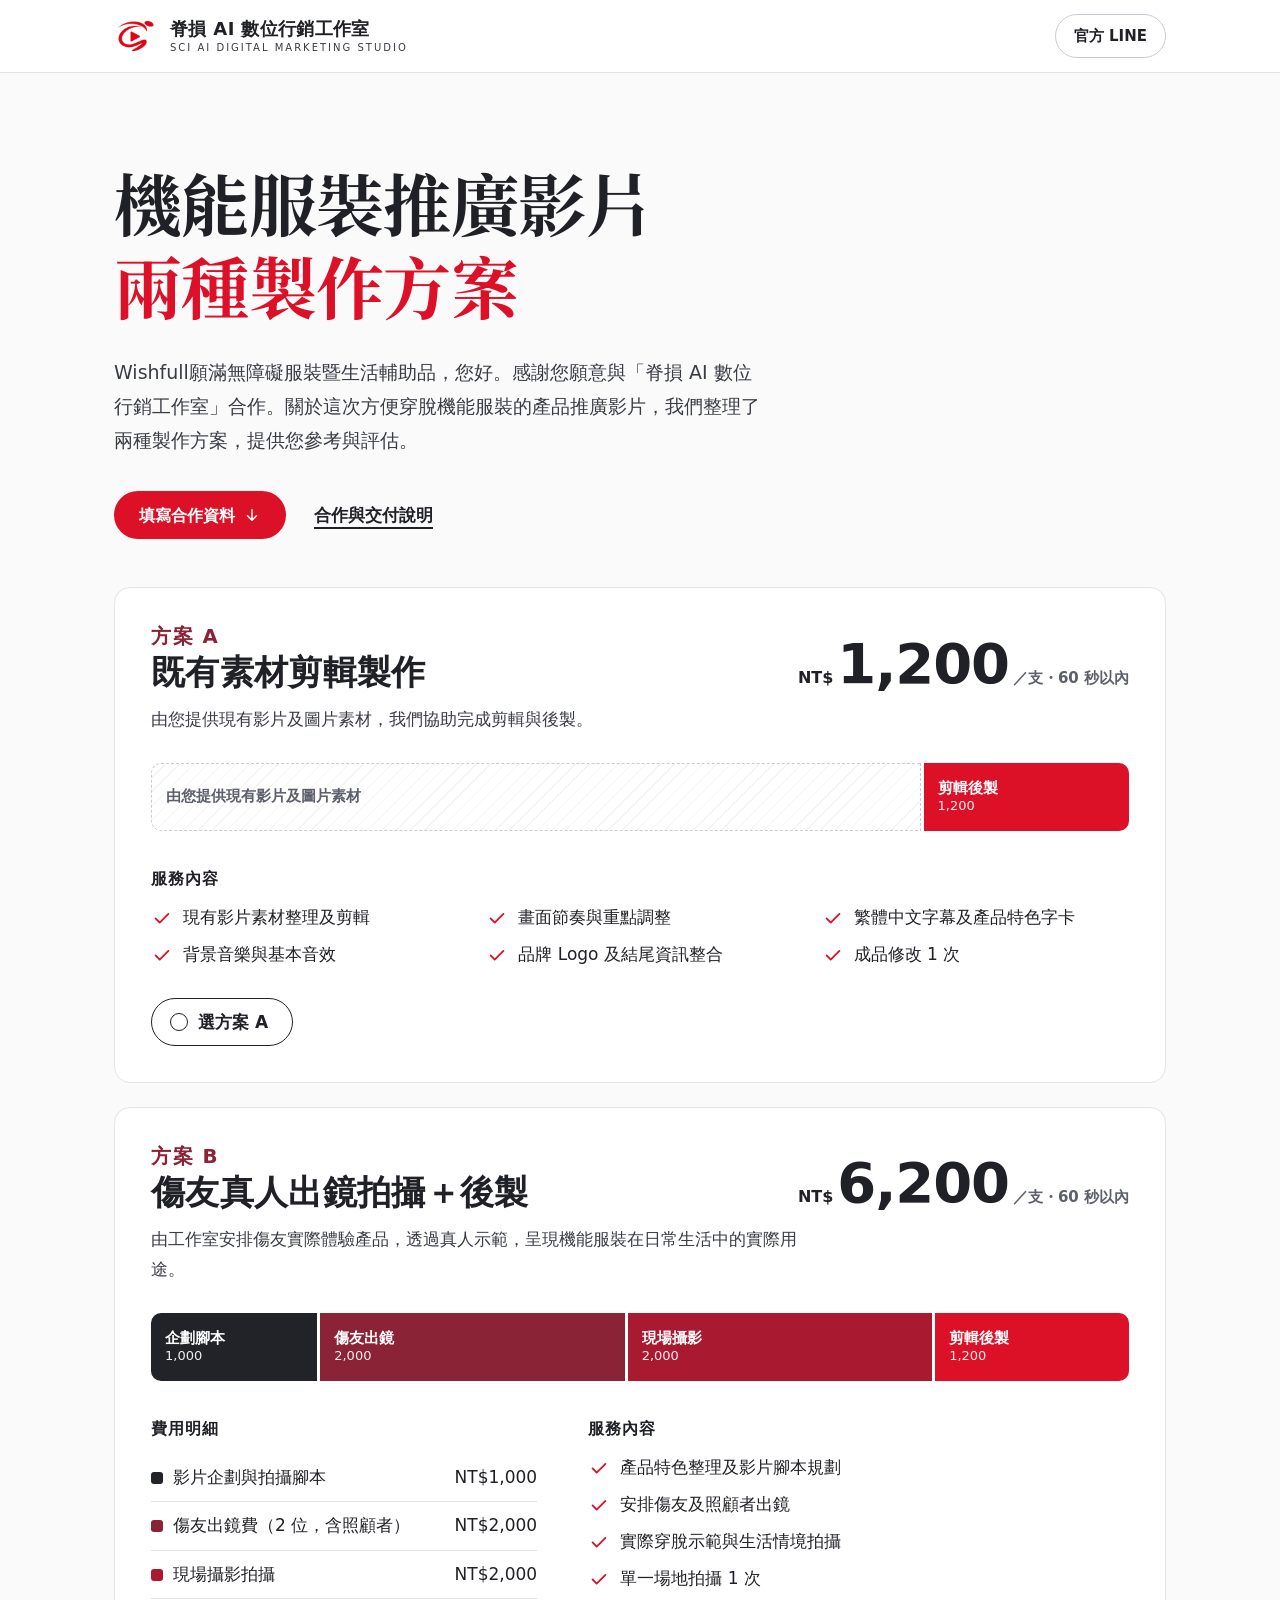
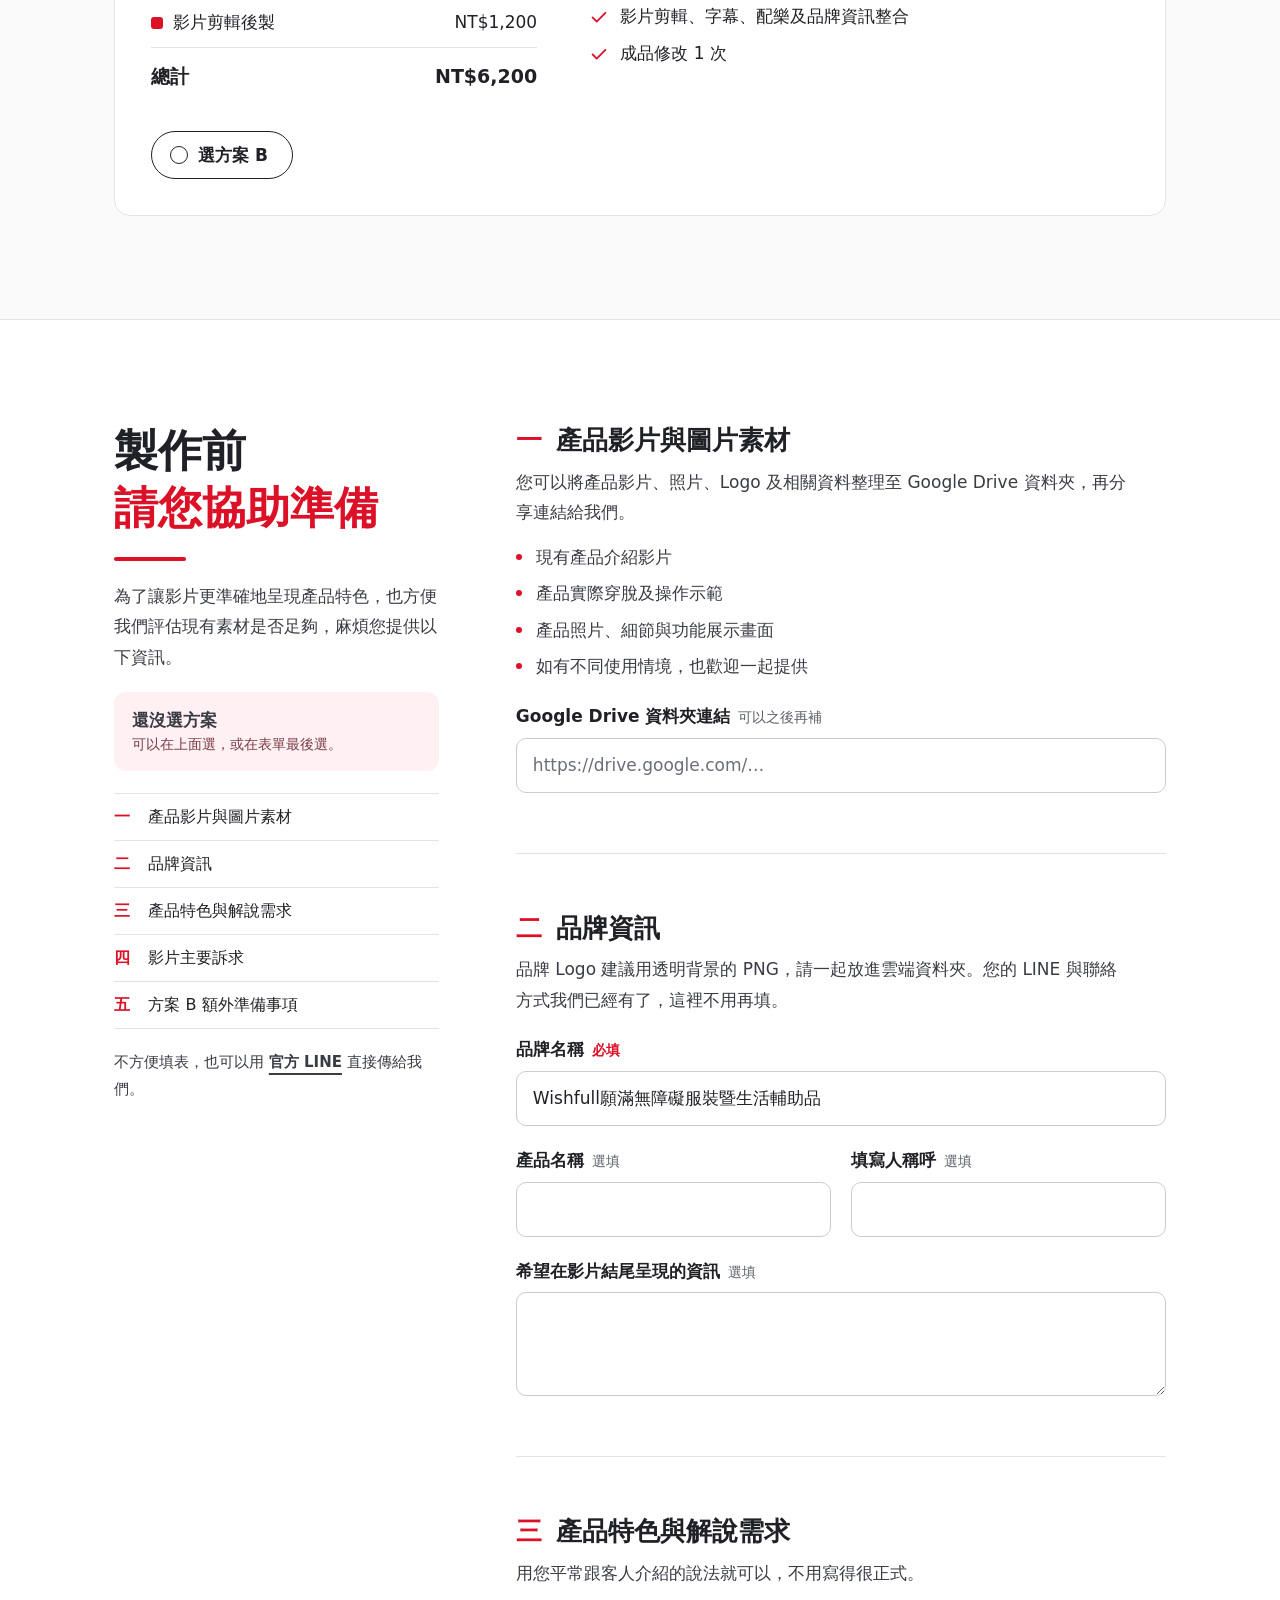
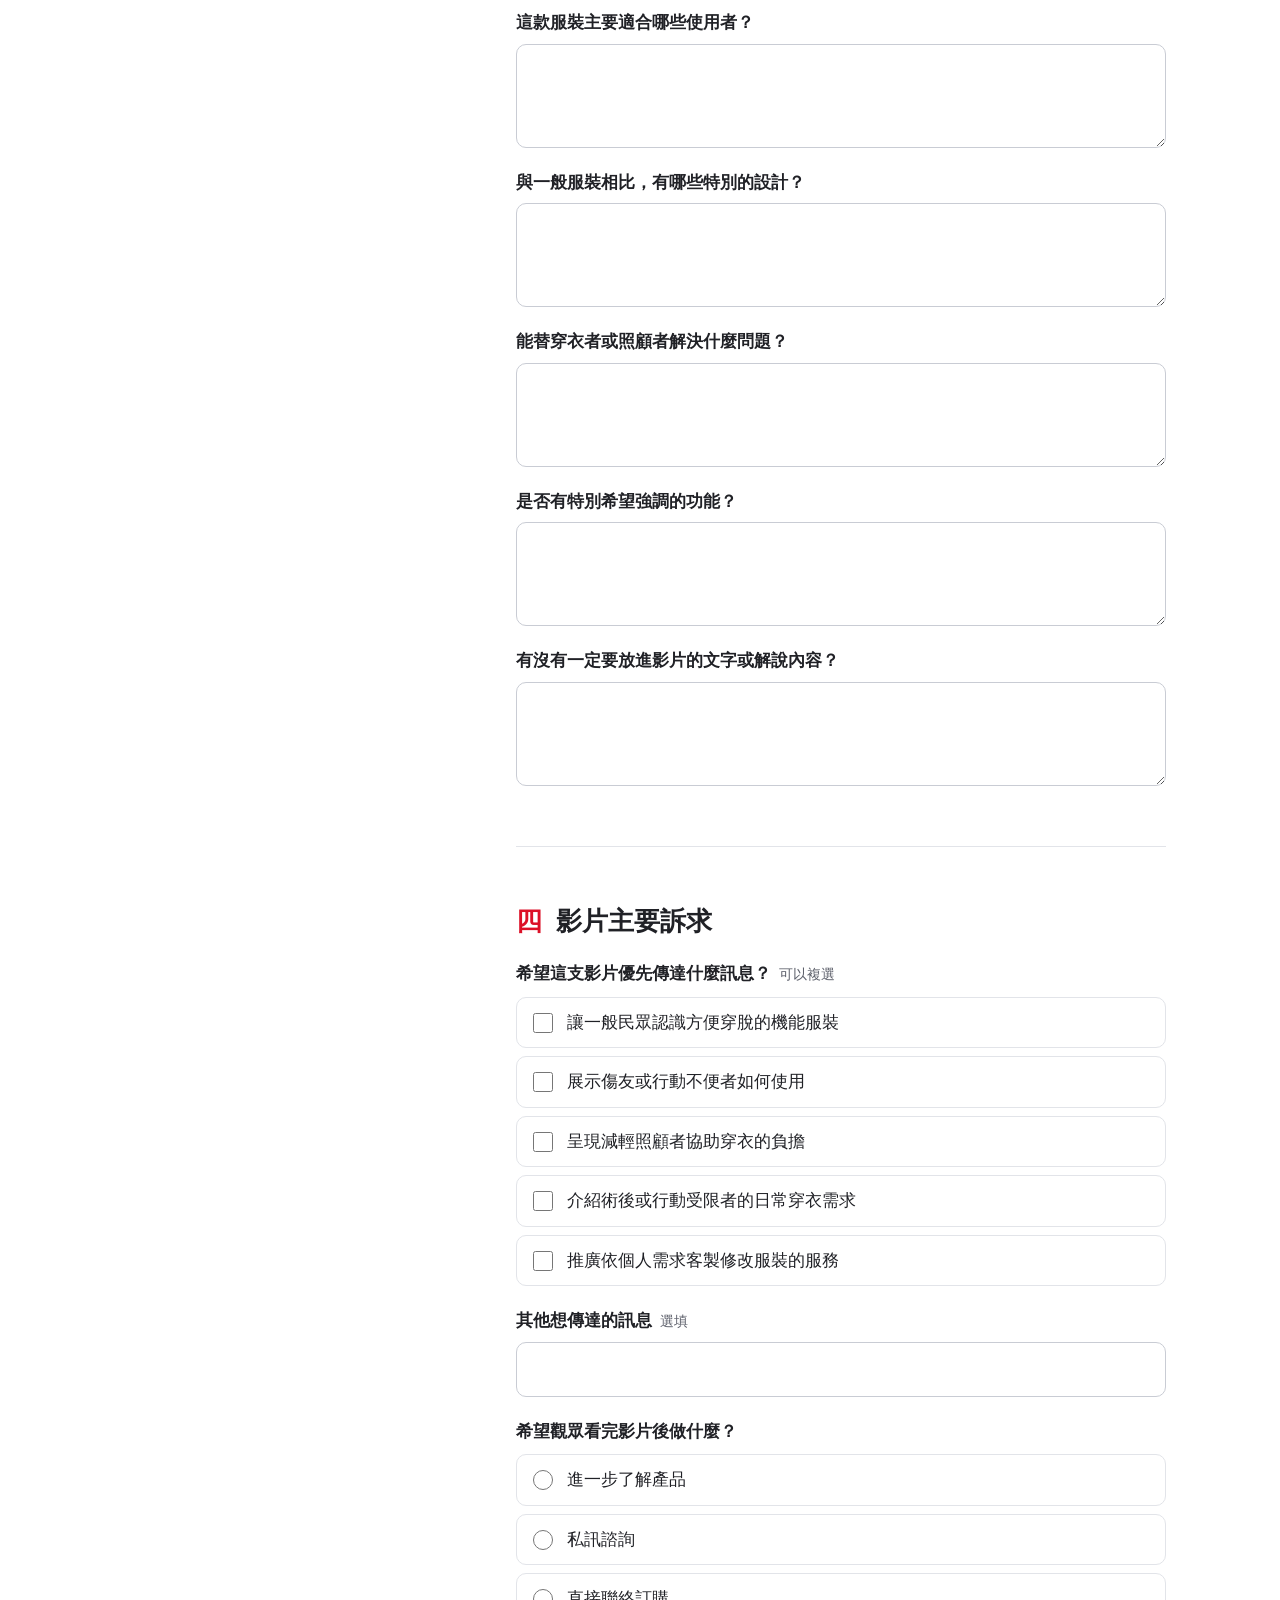
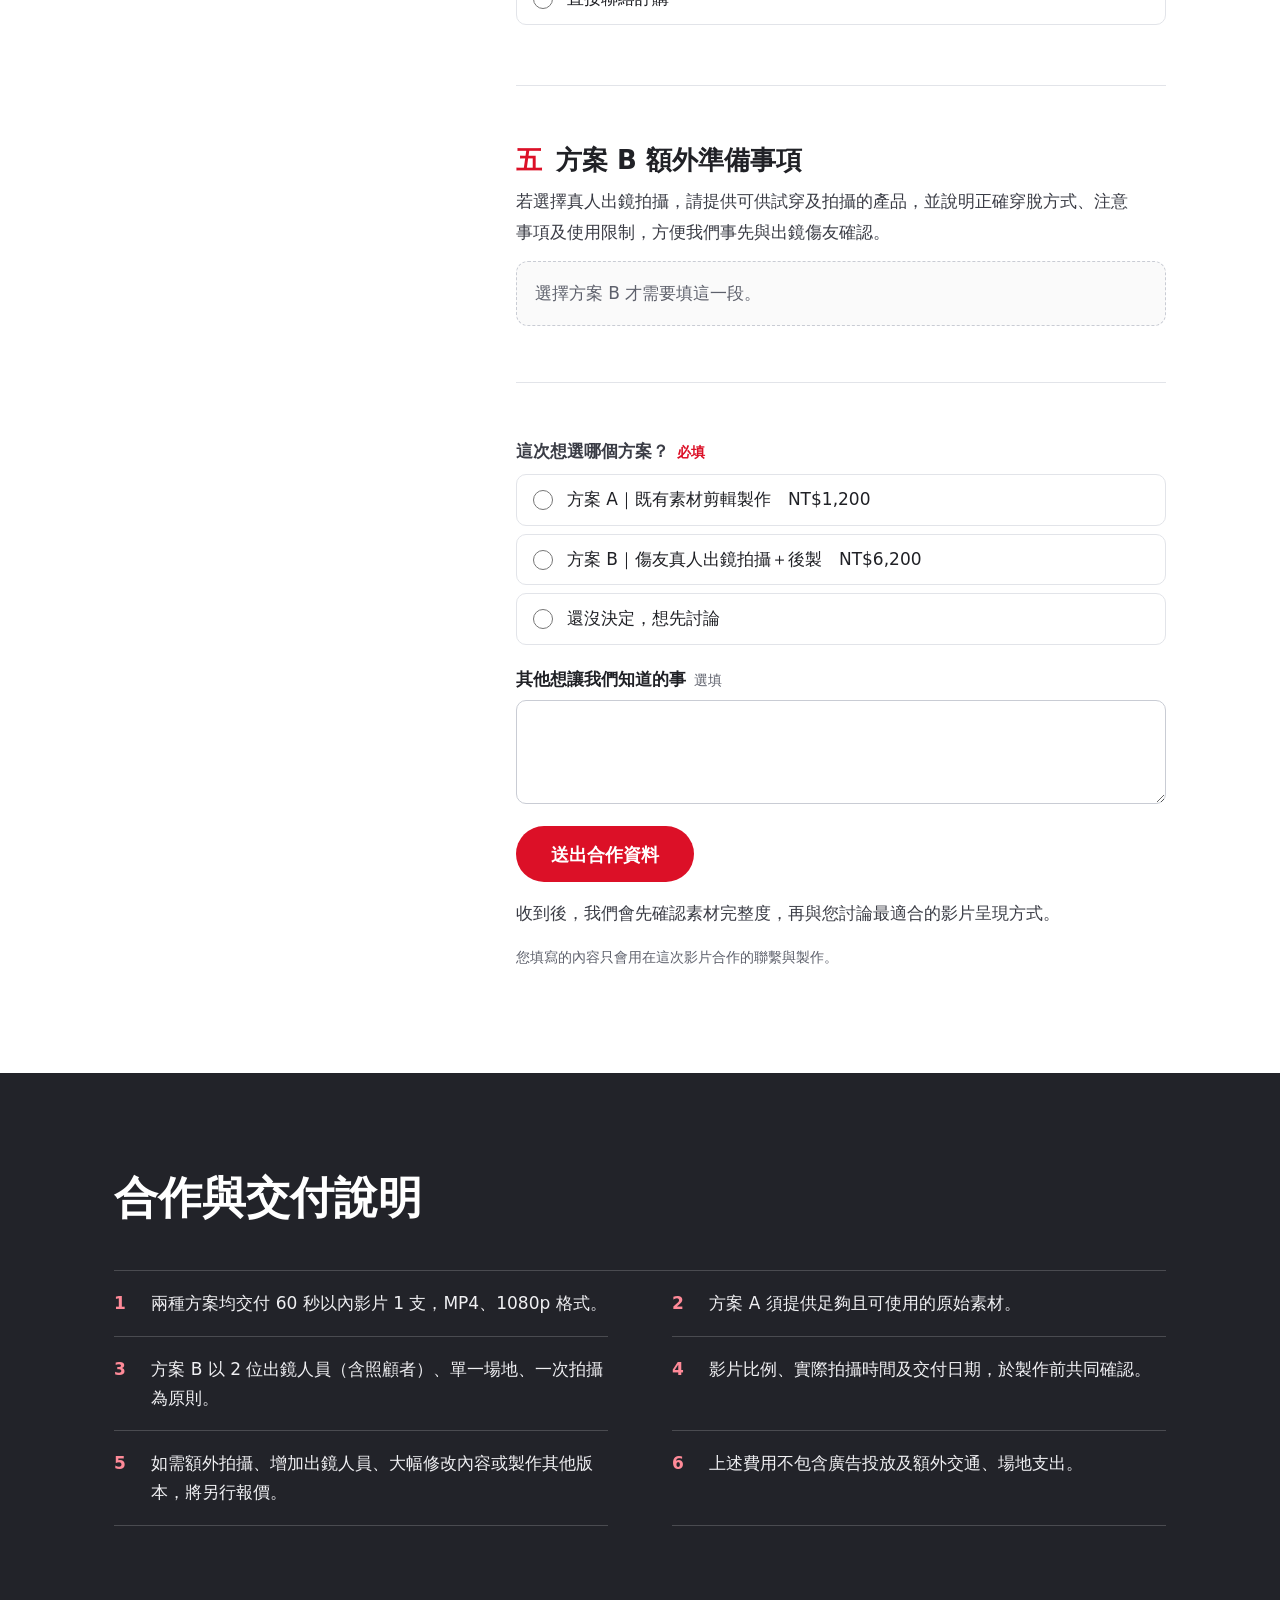
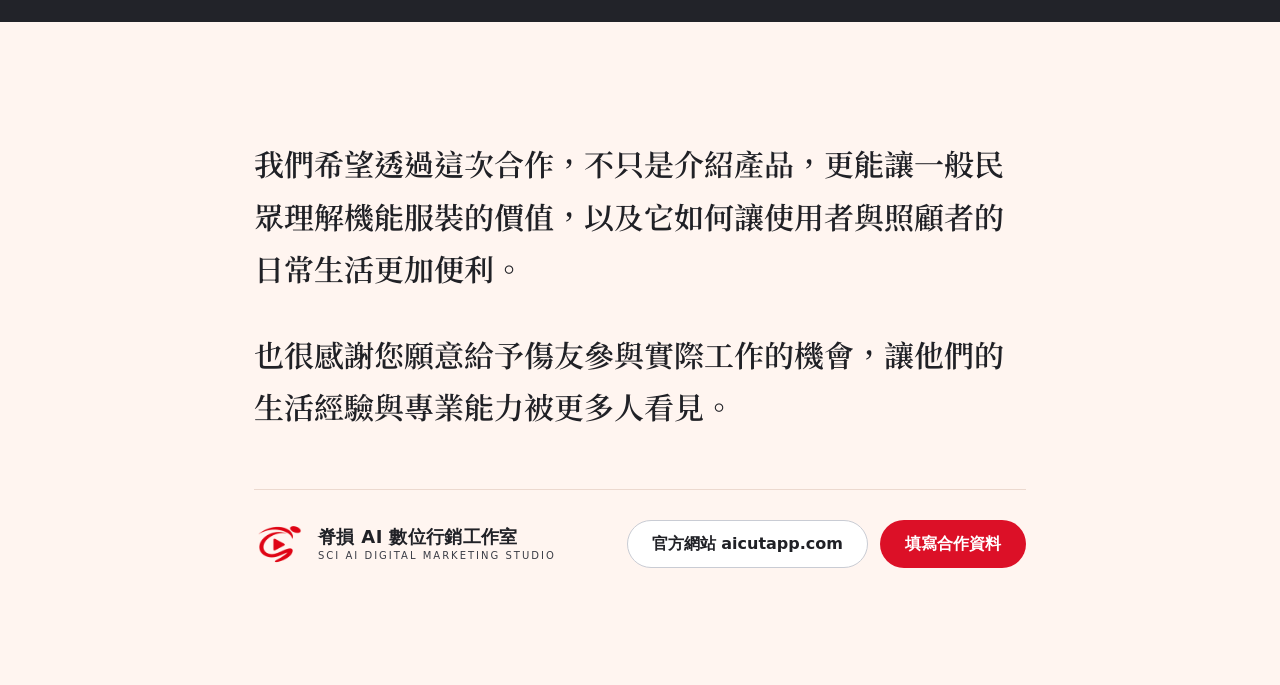
<file: wishfull/index.html>
<!doctype html>
<html lang="zh-Hant-TW">
<head>
<meta charset="utf-8">
<meta name="viewport" content="width=device-width, initial-scale=1">
<meta name="robots" content="noindex, nofollow">
<title>Wishfull願滿｜機能服裝推廣影片製作方案｜脊損 AI 數位行銷工作室</title>
<meta name="description" content="方便穿脫機能服裝的產品推廣影片：既有素材剪輯 NT$1,200，或傷友真人出鏡拍攝＋後製 NT$6,200。看完方案可以直接在這一頁回覆合作資料。">
<meta property="og:type" content="website">
<meta property="og:url" content="https://mycase99.com/wishfull/">
<meta property="og:image" content="https://mycase99.com/wishfull/assets/studio-mark.png">
<meta property="og:title" content="Wishfull願滿｜機能服裝推廣影片製作方案">
<meta property="og:description" content="兩種製作方案與費用，看完可以直接在這一頁回覆合作資料。脊損 AI 數位行銷工作室">
<link rel="icon" href="assets/studio-mark.png">
<link rel="preconnect" href="https://fonts.googleapis.com">
<link rel="preconnect" href="https://fonts.gstatic.com" crossorigin>
<link href="https://fonts.googleapis.com/css2?family=Noto+Serif+TC:wght@600;700&display=swap" rel="stylesheet">
<style>
:root{
  --ink:#202126; --ink-soft:#3a3c45; --muted:#5d606b;
  --red:#dc1027; --red-deep:#b50c1f; --wine:#8b2336;
  --blush:#fff5f0; --rose:#fff0f3; --rose-line:#f3d3d9;
  --ground:#fafafa; --paper:#fff; --line:#e2e4e9; --line-strong:#c9ccd4;
  --dark:#222329; --dark-soft:#c9cad3;
  --sans:"PingFang TC","Noto Sans TC","Microsoft JhengHei","Heiti TC",system-ui,-apple-system,"Segoe UI",sans-serif;
  --serif:"Noto Serif TC","Songti TC","PMingLiU",serif;
  --ease:cubic-bezier(.16,1,.3,1);
  --wrap:1180px; --gut:clamp(20px,5vw,64px);
}
*,*::before,*::after{box-sizing:border-box}
html{scroll-behavior:smooth;-webkit-text-size-adjust:100%}
body{margin:0;background:var(--ground);color:var(--ink);font:400 17px/1.8 var(--sans);-webkit-font-smoothing:antialiased}
h1,h2,h3,p,ul,ol,dl,dd,figure,fieldset,legend{margin:0;padding:0}
ul,ol{list-style:none}
fieldset{border:0;min-width:0}
a{color:inherit}
img{display:block;max-width:100%}
button,input,textarea{font:inherit;color:inherit}
.wrap{max-width:var(--wrap);margin:0 auto;padding:0 var(--gut)}
.sr{position:absolute;width:1px;height:1px;overflow:hidden;clip-path:inset(50%);white-space:nowrap}
:focus-visible{outline:3px solid var(--ink);outline-offset:3px;border-radius:6px}
[hidden]{display:none!important}
section[id],form[id],fieldset[id]{scroll-margin-top:88px}

/* ---------- 頁首（標誌圖已內嵌在檔案裡，不用另外的圖檔） ---------- */
.top{position:sticky;top:0;z-index:20;background:rgba(255,255,255,.94);border-bottom:1px solid var(--line)}
.top .wrap{display:flex;align-items:center;justify-content:space-between;gap:16px;min-height:72px}
.brand{display:flex;align-items:center;gap:12px;text-decoration:none;min-width:0}
.brand img{width:44px;height:44px;flex:none}
.brand b{display:block;font-size:18px;font-weight:800;line-height:1.3;letter-spacing:.02em;white-space:nowrap}
.brand small{display:block;font-size:10px;letter-spacing:.2em;color:var(--ink-soft);line-height:1.4;white-space:nowrap}
.pill{display:inline-flex;align-items:center;justify-content:center;gap:8px;min-height:48px;padding:0 24px;border-radius:999px;border:1.5px solid transparent;font-weight:700;font-size:16px;line-height:1.2;text-decoration:none;cursor:pointer;white-space:nowrap;transition:background-color .2s var(--ease),border-color .2s var(--ease),color .2s var(--ease),transform .2s var(--ease)}
.pill svg{width:18px;height:18px;flex:none}
.pill.red{background:var(--red);color:#fff}
.pill.red:hover{background:var(--red-deep)}
.pill.ghost{border-color:var(--line-strong);background:var(--paper)}
.pill.ghost:hover{border-color:var(--ink)}
.pill:active{transform:translateY(1px)}
.top .pill{min-height:44px;padding:0 18px;font-size:15px}
@media (max-width:560px){
  .brand img{width:38px;height:38px}
  .brand b{font-size:15px}
  .brand small{display:none}
  .top .pill{padding:0 14px;font-size:14px}
  .top .wrap{min-height:64px}
}

/* ---------- 開場 ---------- */
.hero{padding:clamp(40px,7vw,88px) 0 clamp(28px,4vw,48px)}
.hero h1{font:700 clamp(34px,5.6vw,68px)/1.22 var(--serif);letter-spacing:-.01em;text-wrap:balance}
.hero h1 em{font-style:normal;color:var(--red)}
.hero p{max-width:34em;margin-top:clamp(18px,2.4vw,28px);font-size:clamp(17px,1.5vw,19px);color:var(--ink-soft)}
.hero .acts{display:flex;flex-wrap:wrap;align-items:center;gap:12px 28px;margin-top:clamp(22px,3vw,34px)}
.textlink{font-weight:700;text-underline-offset:6px;text-decoration-thickness:1.5px}
.textlink:hover{color:var(--red)}

/* ---------- 兩個方案（時間軸） ---------- */
.plans{padding-bottom:clamp(56px,8vw,104px)}
.plan{position:relative;background:var(--paper);border:1.5px solid var(--line);border-radius:16px;padding:clamp(20px,3vw,36px);transition:border-color .25s var(--ease),background-color .25s var(--ease)}
.plan + .plan{margin-top:clamp(16px,2vw,24px)}
.plan:has(.pick input:checked){border-color:var(--red);background:#fffdfd}
.plan-head{display:flex;flex-wrap:wrap;align-items:flex-end;justify-content:space-between;gap:8px 32px}
.plan-head h2{font-size:clamp(23px,2.8vw,34px);font-weight:800;line-height:1.3;letter-spacing:.01em}
.plan-head h2 span{display:block;font-size:.58em;font-weight:700;color:var(--wine);letter-spacing:.08em}
.price{font-weight:800;line-height:1.1;white-space:nowrap;font-variant-numeric:tabular-nums}
.price b{font-size:clamp(34px,4.6vw,56px);letter-spacing:-.02em}
.price i{font-style:normal;font-size:16px;font-weight:700;margin-right:4px}
.price small{font-size:15px;font-weight:600;color:var(--muted);margin-left:4px}
.plan-lead{margin-top:10px;color:var(--ink-soft);max-width:38em}

.track{display:flex;gap:3px;height:68px;margin-top:clamp(18px,2.4vw,28px)}
.clip{display:flex;flex-direction:column;justify-content:center;min-width:0;padding:0 14px;color:#fff;line-height:1.3;overflow:hidden}
.clip:first-child{border-radius:10px 0 0 10px}
.clip:last-child{border-radius:0 10px 10px 0}
.clip b{font-size:15px;font-weight:700;white-space:nowrap}
.clip span{font-size:13px;font-variant-numeric:tabular-nums;white-space:nowrap;opacity:.92}
.clip .s{display:none}
.c-plan{background:var(--dark)} .c-cast{background:var(--wine)} .c-shoot{background:#a91a30} .c-edit{background:var(--red)}
.c-yours{background:repeating-linear-gradient(135deg,transparent 0 9px,rgba(32,33,38,.05) 9px 10px);border:1.5px dashed var(--line-strong);color:var(--muted)}
.c-yours b{font-weight:600}
@media (max-width:640px){
  .track{height:54px}
  .clip{padding:0 4px;align-items:center;text-align:center}
  .clip .l,.clip span{display:none}
  .clip .s{display:block;font-size:13px}
}
@media (prefers-reduced-motion:no-preference){
  .track .clip{animation:lay .8s var(--ease) both}
  .track .clip:nth-child(2){animation-delay:.09s}
  .track .clip:nth-child(3){animation-delay:.18s}
  .track .clip:nth-child(4){animation-delay:.27s}
  #plan-b .track .clip{animation-delay:.36s}
  #plan-b .track .clip:nth-child(2){animation-delay:.45s}
  #plan-b .track .clip:nth-child(3){animation-delay:.54s}
  #plan-b .track .clip:nth-child(4){animation-delay:.63s}
  @keyframes lay{from{clip-path:inset(0 100% 0 0);opacity:.4}to{clip-path:inset(0 0 0 0);opacity:1}}
}
.track-note{margin-top:10px;font-size:15px;color:var(--muted)}

.plan-body{display:grid;grid-template-columns:minmax(0,5fr) minmax(0,7fr);gap:clamp(24px,4vw,56px);margin-top:clamp(22px,3vw,34px)}
.plan-body.one{grid-template-columns:1fr}
@media (max-width:820px){.plan-body{grid-template-columns:1fr}}
.plan h3{font-size:16px;font-weight:800;letter-spacing:.06em;margin-bottom:10px}
.fee{width:100%;border-collapse:collapse;font-variant-numeric:tabular-nums}
.fee th,.fee td{padding:11px 0;border-bottom:1px solid var(--line);text-align:left;font-weight:400;vertical-align:top;line-height:1.5}
.fee td{text-align:right;white-space:nowrap;padding-left:16px}
.fee th i{display:inline-block;width:12px;height:12px;border-radius:3px;margin-right:10px;transform:translateY(1px)}
.fee tfoot th,.fee tfoot td{border-bottom:0;font-weight:800;font-size:19px;padding-top:14px}
.does{display:grid;gap:10px 28px}
.plan-body.one .does{grid-template-columns:repeat(auto-fit,minmax(260px,1fr))}
.does li{display:grid;grid-template-columns:22px 1fr;gap:10px;line-height:1.6}
.does svg{width:22px;height:22px;margin-top:3px;color:var(--red)}
.pick{display:inline-flex;margin-top:clamp(22px,3vw,30px)}
.pick input{position:absolute;opacity:0;width:1px;height:1px}
.pick > span{display:inline-flex;align-items:center;gap:10px;min-height:48px;padding:0 24px 0 18px;border-radius:999px;border:1.5px solid var(--ink);font-weight:700;cursor:pointer;transition:background-color .2s var(--ease),color .2s var(--ease),border-color .2s var(--ease)}
.pick > span::before{content:"";width:18px;height:18px;border-radius:50%;border:1.5px solid currentColor;background:radial-gradient(circle,currentColor 0 0) center/0 0 no-repeat;transition:background-size .2s var(--ease)}
.pick > span:hover{background:var(--ink);color:#fff}
.pick input:checked + span{background:var(--red);border-color:var(--red);color:#fff}
.pick input:checked + span::before{background-size:8px 8px;border-radius:50%}
.pick input:focus-visible + span{outline:3px solid var(--ink);outline-offset:3px}
.pick .on{display:none}
.pick input:checked + span .off{display:none}
.pick input:checked + span .on{display:inline}

/* ---------- 回覆表單 ---------- */
.reply{background:var(--paper);border-top:1px solid var(--line);padding:clamp(56px,8vw,104px) 0}
.reply-grid{display:grid;grid-template-columns:minmax(0,4fr) minmax(0,8fr);gap:clamp(32px,6vw,88px);align-items:start}
@media (max-width:920px){.reply-grid{grid-template-columns:1fr}}
.aside{position:sticky;top:104px}
@media (max-width:920px){.aside{position:static}}
.aside h2,.terms h2{font-size:clamp(28px,3.6vw,44px);font-weight:800;line-height:1.3;text-wrap:balance}
.aside h2 em{font-style:normal;color:var(--red);display:block}
.aside h2::after{content:"";display:block;width:72px;height:4px;border-radius:2px;background:var(--red);margin-top:20px}
.aside > p{margin-top:20px;color:var(--ink-soft)}
.chosen{margin-top:24px;padding:16px 18px;border-radius:12px;background:var(--rose);color:var(--wine);font-weight:700;line-height:1.5}
.chosen small{display:block;font-weight:500;font-size:14px;color:#7a3a45}
.steps{margin-top:22px;border-top:1px solid var(--line)}
.steps a{display:flex;gap:12px;padding:11px 0;border-bottom:1px solid var(--line);text-decoration:none;font-size:16px;line-height:1.5}
.steps a:hover{color:var(--red)}
.steps b{flex:none;width:1.4em;color:var(--red)}
@media (max-width:920px){.steps{display:none}}
.alt{margin-top:20px;font-size:15px;color:var(--muted)}

.set + .set{margin-top:clamp(40px,5vw,60px);padding-top:clamp(36px,5vw,56px);border-top:1px solid var(--line)}
.set h3{display:flex;gap:14px;align-items:baseline;font-size:clamp(21px,2.2vw,26px);font-weight:800;line-height:1.4;margin-bottom:8px}
.set h3 b{color:var(--red);flex:none}
.set .hint{color:var(--ink-soft);max-width:36em}
.bring{margin-top:14px;display:grid;gap:6px;color:var(--ink-soft)}
.bring li{display:grid;grid-template-columns:8px 1fr;gap:12px;align-items:baseline}
.bring li::before{content:"";width:6px;height:6px;border-radius:50%;background:var(--red);transform:translateY(-3px)}
.f{margin-top:22px}
.f label,.f .lab{display:block;font-weight:700;line-height:1.5;margin-bottom:8px}
.f .lab{margin-bottom:10px}
.req{color:var(--red);font-size:14px;font-weight:700;margin-left:8px}
.opt{color:var(--muted);font-size:14px;font-weight:500;margin-left:8px}
.f input[type=text],.f input[type=url],.f textarea{display:block;width:100%;padding:13px 16px;border:1.5px solid var(--line-strong);border-radius:10px;background:var(--paper);font-size:17px;line-height:1.6;transition:border-color .2s var(--ease),background-color .2s var(--ease)}
.f textarea{min-height:104px;resize:vertical}
.f input::placeholder,.f textarea::placeholder{color:#6b6e7a}
.f input:hover,.f textarea:hover{border-color:var(--ink-soft)}
.f input:focus-visible,.f textarea:focus-visible{outline:0;border-color:var(--ink);box-shadow:0 0 0 3px rgba(32,33,38,.16)}
.f [aria-invalid=true]{border-color:var(--red);background:#fffafa}
.help{margin-top:8px;font-size:15px;color:var(--muted);line-height:1.6}
.err{margin-top:8px;font-size:15px;font-weight:700;color:#b00d20;line-height:1.5}
.two{display:grid;grid-template-columns:1fr 1fr;gap:0 20px}
@media (max-width:640px){.two{grid-template-columns:1fr}}
.choices{display:grid;gap:8px}
.choice{display:grid;grid-template-columns:22px 1fr;gap:12px;align-items:start;padding:12px 16px;border:1.5px solid var(--line);border-radius:10px;cursor:pointer;line-height:1.55;font-weight:500;margin:0;transition:border-color .2s var(--ease),background-color .2s var(--ease)}
.choice:hover{border-color:var(--ink-soft)}
.choice input{width:20px;height:20px;margin:3px 0 0;accent-color:var(--red)}
.choice:has(input:checked){border-color:var(--red);background:var(--rose)}
.f label.choice{display:grid;margin-bottom:0;font-weight:500}
.locked{margin-top:14px;padding:16px 18px;border-radius:12px;background:var(--ground);color:var(--muted);border:1px dashed var(--line-strong)}
.send{margin-top:clamp(40px,5vw,56px);padding-top:clamp(28px,4vw,40px);border-top:1px solid var(--line)}
.send .pill{min-height:56px;padding:0 34px;font-size:18px}
.send .pill[disabled]{background:#9a9ca6;cursor:progress}
.send p{margin-top:16px;color:var(--ink-soft);max-width:36em}
.send .fine{font-size:14px;color:var(--muted)}
.status{margin-top:18px;padding:16px 18px;border-radius:12px;font-weight:600;line-height:1.6}
.status.bad{background:#fff0f1;color:#8f0b1b}
.status.note{background:#f1f1ee;color:var(--ink)}
.hp{position:absolute;left:-9999px;width:1px;height:1px;overflow:hidden}
.done{padding:clamp(28px,4vw,48px);border-radius:16px;background:var(--blush)}
.done h3{font:700 clamp(26px,3vw,36px)/1.35 var(--serif)}
.done p{margin-top:14px;color:var(--ink-soft);max-width:34em}
.done .pill{margin-top:24px}

/* ---------- 合作與交付說明 ---------- */
.terms{background:var(--dark);color:#fff;padding:clamp(56px,8vw,96px) 0}
.terms ol{counter-reset:t;margin-top:clamp(28px,4vw,44px);display:grid;grid-template-columns:repeat(2,minmax(0,1fr));gap:0 clamp(32px,5vw,72px);border-top:1px solid rgba(255,255,255,.18)}
@media (max-width:760px){.terms ol{grid-template-columns:1fr}}
.terms li{counter-increment:t;display:grid;grid-template-columns:2.2em 1fr;padding:18px 0;border-bottom:1px solid rgba(255,255,255,.18);color:#f0f0f3;line-height:1.7}
.terms li::before{content:counter(t);font-weight:800;color:#ff8a98;font-variant-numeric:tabular-nums}

/* ---------- 結語 ---------- */
.close{background:var(--blush);padding:clamp(64px,9vw,120px) 0}
.close .wrap{max-width:900px}
.close p{font:600 clamp(21px,2.5vw,30px)/1.75 var(--serif);text-wrap:pretty}
.close p + p{margin-top:1.1em}
.sign{display:flex;flex-wrap:wrap;align-items:center;justify-content:space-between;gap:20px;margin-top:clamp(36px,5vw,56px);padding-top:28px;border-top:1px solid #ecd9cf}
.sign .brand img{width:52px;height:52px}
.sign .links{display:flex;flex-wrap:wrap;gap:12px}
</style>
</head>
<body>
<!--
THESIS: 這份報價不是價目表，是一條剪輯時間軸。方案 B 的四段費用是四個片段，方案 A 只有最後一段；兩條軌道上下對齊，差別一眼看懂。拒絕「兩張並排價格卡」。
OWN-WORLD: 沿用 aicutapp.com：白底、墨色 #202126、正紅 #dc1027、酒紅 #8b2336、淡粉色塊、深色橫帶、膠囊按鈕、粗黑體標題配宋體大字。片段用實色長條，客戶自備素材用虛線斜紋。
STORY: 客戶看懂兩案差在哪幾段工作與多少錢，選一案，照一到五項回覆資料並送出。
FIRST VIEWPORT: 左上宋體大標與一段問候、紅色「填寫合作資料」；下方緊接方案 A 軌道（虛線素材區＋紅色剪輯片段）與 NT$1,200。
FORM: 分鏡時間軸式，候選清單第 7 項，seed db0df86e。
FINISH: unreviewed and undocumented is unfinished; this build ends with the finish review, the verdict, and DESIGN.md
-->
<header class="top">
  <div class="wrap">
    <a class="brand" href="https://aicutapp.com/" target="_blank" rel="noopener">
      <img src="[data-uri]" alt="" width="44" height="44">
      <span><b>脊損 AI 數位行銷工作室</b><small>SCI AI DIGITAL MARKETING STUDIO</small></span>
    </a>
    <a class="pill ghost" href="https://lin.ee/u4mvzFI" target="_blank" rel="noopener">官方 LINE<span class="sr">（另開視窗）</span></a>
  </div>
</header>

<main>
<section class="hero">
  <div class="wrap">
    <h1>機能服裝推廣影片<br><em>兩種製作方案</em></h1>
    <p>Wishfull願滿無障礙服裝暨生活輔助品，您好。感謝您願意與「脊損 AI 數位行銷工作室」合作。關於這次方便穿脫機能服裝的產品推廣影片，我們整理了兩種製作方案，提供您參考與評估。</p>
    <div class="acts">
      <a class="pill red" href="#reply">填寫合作資料
        <svg viewBox="0 0 24 24" fill="none" stroke="currentColor" stroke-width="2" stroke-linecap="round" stroke-linejoin="round" aria-hidden="true"><path d="M12 5v14M6 13l6 6 6-6"/></svg>
      </a>
      <a class="textlink" href="#terms">合作與交付說明</a>
    </div>
  </div>
</section>

<section class="plans" id="plans" aria-label="兩種製作方案">
  <div class="wrap">

    <article class="plan" id="plan-a">
      <div class="plan-head">
        <h2><span>方案 A</span>既有素材剪輯製作</h2>
        <p class="price"><i>NT$</i><b>1,200</b><small>／支・60 秒以內</small></p>
      </div>
      <p class="plan-lead">由您提供現有影片及圖片素材，我們協助完成剪輯與後製。</p>
      <div class="track" aria-hidden="true">
        <div class="clip c-yours" style="flex:5000"><b class="l">由您提供現有影片及圖片素材</b><b class="s">您提供的素材</b></div>
        <div class="clip c-edit" style="flex:1200"><b class="l">剪輯後製</b><b class="s">剪輯</b><span>1,200</span></div>
      </div>
      <div class="plan-body one">
        <div>
          <h3>服務內容</h3>
          <ul class="does">
            <li><svg viewBox="0 0 24 24" fill="none" stroke="currentColor" stroke-width="2" stroke-linecap="round" stroke-linejoin="round" aria-hidden="true"><path d="M5 12.5l4.5 4.5L19 7.5"/></svg>現有影片素材整理及剪輯</li>
            <li><svg viewBox="0 0 24 24" fill="none" stroke="currentColor" stroke-width="2" stroke-linecap="round" stroke-linejoin="round" aria-hidden="true"><path d="M5 12.5l4.5 4.5L19 7.5"/></svg>畫面節奏與重點調整</li>
            <li><svg viewBox="0 0 24 24" fill="none" stroke="currentColor" stroke-width="2" stroke-linecap="round" stroke-linejoin="round" aria-hidden="true"><path d="M5 12.5l4.5 4.5L19 7.5"/></svg>繁體中文字幕及產品特色字卡</li>
            <li><svg viewBox="0 0 24 24" fill="none" stroke="currentColor" stroke-width="2" stroke-linecap="round" stroke-linejoin="round" aria-hidden="true"><path d="M5 12.5l4.5 4.5L19 7.5"/></svg>背景音樂與基本音效</li>
            <li><svg viewBox="0 0 24 24" fill="none" stroke="currentColor" stroke-width="2" stroke-linecap="round" stroke-linejoin="round" aria-hidden="true"><path d="M5 12.5l4.5 4.5L19 7.5"/></svg>品牌 Logo 及結尾資訊整合</li>
            <li><svg viewBox="0 0 24 24" fill="none" stroke="currentColor" stroke-width="2" stroke-linecap="round" stroke-linejoin="round" aria-hidden="true"><path d="M5 12.5l4.5 4.5L19 7.5"/></svg>成品修改 1 次</li>
          </ul>
        </div>
      </div>
      <label class="pick"><input type="radio" name="plan" value="A" form="replyform"><span><span class="off">選方案 A</span><span class="on">已選方案 A</span></span></label>
    </article>

    <article class="plan" id="plan-b">
      <div class="plan-head">
        <h2><span>方案 B</span>傷友真人出鏡拍攝＋後製</h2>
        <p class="price"><i>NT$</i><b>6,200</b><small>／支・60 秒以內</small></p>
      </div>
      <p class="plan-lead">由工作室安排傷友實際體驗產品，透過真人示範，呈現機能服裝在日常生活中的實際用途。</p>
      <div class="track" aria-hidden="true">
        <div class="clip c-plan" style="flex:1000"><b class="l">企劃腳本</b><b class="s">企劃</b><span>1,000</span></div>
        <div class="clip c-cast" style="flex:2000"><b class="l">傷友出鏡</b><b class="s">出鏡</b><span>2,000</span></div>
        <div class="clip c-shoot" style="flex:2000"><b class="l">現場攝影</b><b class="s">攝影</b><span>2,000</span></div>
        <div class="clip c-edit" style="flex:1200"><b class="l">剪輯後製</b><b class="s">剪輯</b><span>1,200</span></div>
      </div>
      <div class="plan-body">
        <div>
          <h3>費用明細</h3>
          <table class="fee">
            <tbody>
              <tr><th scope="row"><i class="c-plan"></i>影片企劃與拍攝腳本</th><td>NT$1,000</td></tr>
              <tr><th scope="row"><i class="c-cast"></i>傷友出鏡費（2 位，含照顧者）</th><td>NT$2,000</td></tr>
              <tr><th scope="row"><i class="c-shoot"></i>現場攝影拍攝</th><td>NT$2,000</td></tr>
              <tr><th scope="row"><i class="c-edit"></i>影片剪輯後製</th><td>NT$1,200</td></tr>
            </tbody>
            <tfoot><tr><th scope="row">總計</th><td>NT$6,200</td></tr></tfoot>
          </table>
        </div>
        <div>
          <h3>服務內容</h3>
          <ul class="does">
            <li><svg viewBox="0 0 24 24" fill="none" stroke="currentColor" stroke-width="2" stroke-linecap="round" stroke-linejoin="round" aria-hidden="true"><path d="M5 12.5l4.5 4.5L19 7.5"/></svg>產品特色整理及影片腳本規劃</li>
            <li><svg viewBox="0 0 24 24" fill="none" stroke="currentColor" stroke-width="2" stroke-linecap="round" stroke-linejoin="round" aria-hidden="true"><path d="M5 12.5l4.5 4.5L19 7.5"/></svg>安排傷友及照顧者出鏡</li>
            <li><svg viewBox="0 0 24 24" fill="none" stroke="currentColor" stroke-width="2" stroke-linecap="round" stroke-linejoin="round" aria-hidden="true"><path d="M5 12.5l4.5 4.5L19 7.5"/></svg>實際穿脫示範與生活情境拍攝</li>
            <li><svg viewBox="0 0 24 24" fill="none" stroke="currentColor" stroke-width="2" stroke-linecap="round" stroke-linejoin="round" aria-hidden="true"><path d="M5 12.5l4.5 4.5L19 7.5"/></svg>單一場地拍攝 1 次</li>
            <li><svg viewBox="0 0 24 24" fill="none" stroke="currentColor" stroke-width="2" stroke-linecap="round" stroke-linejoin="round" aria-hidden="true"><path d="M5 12.5l4.5 4.5L19 7.5"/></svg>影片剪輯、字幕、配樂及品牌資訊整合</li>
            <li><svg viewBox="0 0 24 24" fill="none" stroke="currentColor" stroke-width="2" stroke-linecap="round" stroke-linejoin="round" aria-hidden="true"><path d="M5 12.5l4.5 4.5L19 7.5"/></svg>成品修改 1 次</li>
          </ul>
        </div>
      </div>
      <label class="pick"><input type="radio" name="plan" value="B" form="replyform"><span><span class="off">選方案 B</span><span class="on">已選方案 B</span></span></label>
    </article>

  </div>
</section>

<section class="reply" id="reply">
  <div class="wrap reply-grid">
    <div class="aside">
      <h2>製作前<em>請您協助準備</em></h2>
      <p>為了讓影片更準確地呈現產品特色，也方便我們評估現有素材是否足夠，麻煩您提供以下資訊。</p>
      <p class="chosen" id="chosen" aria-live="polite">還沒選方案<small>可以在上面選，或在表單最後選。</small></p>
      <nav class="steps" aria-label="表單段落">
        <a href="#s1"><b>一</b>產品影片與圖片素材</a>
        <a href="#s2"><b>二</b>品牌資訊</a>
        <a href="#s3"><b>三</b>產品特色與解說需求</a>
        <a href="#s4"><b>四</b>影片主要訴求</a>
        <a href="#s5"><b>五</b>方案 B 額外準備事項</a>
      </nav>
      <p class="alt">不方便填表，也可以用 <a class="textlink" href="https://lin.ee/u4mvzFI" target="_blank" rel="noopener">官方 LINE</a> 直接傳給我們。</p>
    </div>

    <div>
      <form id="replyform" novalidate>
        <section class="set" id="s1" aria-labelledby="s1-h">
          <h3 id="s1-h"><b>一</b>產品影片與圖片素材</h3>
          <p class="hint">您可以將產品影片、照片、Logo 及相關資料整理至 Google Drive 資料夾，再分享連結給我們。</p>
          <ul class="bring">
            <li>現有產品介紹影片</li>
            <li>產品實際穿脫及操作示範</li>
            <li>產品照片、細節與功能展示畫面</li>
            <li>如有不同使用情境，也歡迎一起提供</li>
          </ul>
          <div class="f">
            <label for="driveUrl">Google Drive 資料夾連結<span class="opt">可以之後再補</span></label>
            <input type="url" id="driveUrl" name="driveUrl" inputmode="url" autocomplete="off" placeholder="https://drive.google.com/…" aria-describedby="driveUrl-err">
            <p class="err" id="driveUrl-err" hidden></p>
          </div>
        </section>

        <section class="set" id="s2" aria-labelledby="s2-h">
          <h3 id="s2-h"><b>二</b>品牌資訊</h3>
          <p class="hint">品牌 Logo 建議用透明背景的 PNG，請一起放進雲端資料夾。您的 LINE 與聯絡方式我們已經有了，這裡不用再填。</p>
          <div class="f">
            <label for="brand">品牌名稱<span class="req">必填</span></label>
            <input type="text" id="brand" name="brand" autocomplete="organization" required value="Wishfull願滿無障礙服裝暨生活輔助品" aria-describedby="brand-err">
            <p class="err" id="brand-err" hidden></p>
          </div>
          <div class="two">
            <div class="f">
              <label for="product">產品名稱<span class="opt">選填</span></label>
              <input type="text" id="product" name="product" autocomplete="off">
            </div>
            <div class="f">
              <label for="contactName">填寫人稱呼<span class="opt">選填</span></label>
              <input type="text" id="contactName" name="contactName" autocomplete="name">
            </div>
          </div>
          <div class="f">
            <label for="ending">希望在影片結尾呈現的資訊<span class="opt">選填</span></label>
            <textarea id="ending" name="ending"></textarea>
          </div>
        </section>

        <section class="set" id="s3" aria-labelledby="s3-h">
          <h3 id="s3-h"><b>三</b>產品特色與解說需求</h3>
          <p class="hint">用您平常跟客人介紹的說法就可以，不用寫得很正式。</p>
          <div class="f"><label for="qUsers">這款服裝主要適合哪些使用者？</label><textarea id="qUsers" name="qUsers"></textarea></div>
          <div class="f"><label for="qDesign">與一般服裝相比，有哪些特別的設計？</label><textarea id="qDesign" name="qDesign"></textarea></div>
          <div class="f"><label for="qProblem">能替穿衣者或照顧者解決什麼問題？</label><textarea id="qProblem" name="qProblem"></textarea></div>
          <div class="f"><label for="qFeature">是否有特別希望強調的功能？</label><textarea id="qFeature" name="qFeature"></textarea></div>
          <div class="f"><label for="qMust">有沒有一定要放進影片的文字或解說內容？</label><textarea id="qMust" name="qMust"></textarea></div>
        </section>

        <section class="set" id="s4" aria-labelledby="s4-h">
          <h3 id="s4-h"><b>四</b>影片主要訴求</h3>
          <div class="f" role="group" aria-labelledby="msg-lab">
            <p class="lab" id="msg-lab">希望這支影片優先傳達什麼訊息？<span class="opt">可以複選</span></p>
            <div class="choices">
              <label class="choice"><input type="checkbox" name="messages" value="讓一般民眾認識方便穿脫的機能服裝">讓一般民眾認識方便穿脫的機能服裝</label>
              <label class="choice"><input type="checkbox" name="messages" value="展示傷友或行動不便者如何使用">展示傷友或行動不便者如何使用</label>
              <label class="choice"><input type="checkbox" name="messages" value="呈現減輕照顧者協助穿衣的負擔">呈現減輕照顧者協助穿衣的負擔</label>
              <label class="choice"><input type="checkbox" name="messages" value="介紹術後或行動受限者的日常穿衣需求">介紹術後或行動受限者的日常穿衣需求</label>
              <label class="choice"><input type="checkbox" name="messages" value="推廣依個人需求客製修改服裝的服務">推廣依個人需求客製修改服裝的服務</label>
            </div>
          </div>
          <div class="f">
            <label for="messageOther">其他想傳達的訊息<span class="opt">選填</span></label>
            <input type="text" id="messageOther" name="messageOther" autocomplete="off">
          </div>
          <div class="f" role="radiogroup" aria-labelledby="act-lab">
            <p class="lab" id="act-lab">希望觀眾看完影片後做什麼？</p>
            <div class="choices">
              <label class="choice"><input type="radio" name="action" value="進一步了解產品">進一步了解產品</label>
              <label class="choice"><input type="radio" name="action" value="私訊諮詢">私訊諮詢</label>
              <label class="choice"><input type="radio" name="action" value="直接聯絡訂購">直接聯絡訂購</label>
            </div>
          </div>
        </section>

        <section class="set" id="s5" aria-labelledby="s5-h">
          <h3 id="s5-h"><b>五</b>方案 B 額外準備事項</h3>
          <p class="hint">若選擇真人出鏡拍攝，請提供可供試穿及拍攝的產品，並說明正確穿脫方式、注意事項及使用限制，方便我們事先與出鏡傷友確認。</p>
          <p class="locked" id="b-locked">選擇方案 B 才需要填這一段。</p>
          <div id="b-fields" hidden>
            <div class="f"><label for="bProducts">可供試穿及拍攝的產品</label><textarea id="bProducts" name="bProducts" placeholder="例如款式、尺寸、件數"></textarea></div>
            <div class="f"><label for="bHowto">正確穿脫方式</label><textarea id="bHowto" name="bHowto"></textarea></div>
            <div class="f"><label for="bLimits">注意事項及使用限制</label><textarea id="bLimits" name="bLimits"></textarea></div>
          </div>
        </section>

        <div class="send">
          <div class="f" role="radiogroup" aria-labelledby="plan-lab" style="margin-top:0">
            <p class="lab" id="plan-lab">這次想選哪個方案？<span class="req">必填</span></p>
            <div class="choices">
              <label class="choice"><input type="radio" name="planPick" value="A">方案 A｜既有素材剪輯製作　NT$1,200</label>
              <label class="choice"><input type="radio" name="planPick" value="B">方案 B｜傷友真人出鏡拍攝＋後製　NT$6,200</label>
              <label class="choice"><input type="radio" name="planPick" value="討論後決定">還沒決定，想先討論</label>
            </div>
            <p class="err" id="plan-err" hidden></p>
          </div>
          <div class="f">
            <label for="note">其他想讓我們知道的事<span class="opt">選填</span></label>
            <textarea id="note" name="note"></textarea>
          </div>
          <div class="hp" aria-hidden="true"><label>請不要填這一格<input type="text" name="company2" tabindex="-1" autocomplete="off"></label></div>
          <div class="f">
            <button class="pill red" type="submit" id="submit">送出合作資料</button>
          </div>
          <div class="status" id="status" role="alert" hidden></div>
          <p>收到後，我們會先確認素材完整度，再與您討論最適合的影片呈現方式。</p>
          <p class="fine">您填寫的內容只會用在這次影片合作的聯繫與製作。</p>
        </div>
      </form>

      <div class="done" id="done" hidden tabindex="-1">
        <h3>已收到您的合作資料</h3>
        <p id="done-plan"></p>
        <p>我們會先確認素材完整度，再與您討論最適合的影片呈現方式。</p>
        <a class="pill ghost" href="https://lin.ee/u4mvzFI" target="_blank" rel="noopener">有事想補充，用官方 LINE 告訴我們</a>
      </div>
    </div>
  </div>
</section>

<section class="terms" id="terms">
  <div class="wrap">
    <h2>合作與交付說明</h2>
    <ol>
      <li>兩種方案均交付 60 秒以內影片 1 支，MP4、1080p 格式。</li>
      <li>方案 A 須提供足夠且可使用的原始素材。</li>
      <li>方案 B 以 2 位出鏡人員（含照顧者）、單一場地、一次拍攝為原則。</li>
      <li>影片比例、實際拍攝時間及交付日期，於製作前共同確認。</li>
      <li>如需額外拍攝、增加出鏡人員、大幅修改內容或製作其他版本，將另行報價。</li>
      <li>上述費用不包含廣告投放及額外交通、場地支出。</li>
    </ol>
  </div>
</section>

<section class="close">
  <div class="wrap">
    <p>我們希望透過這次合作，不只是介紹產品，更能讓一般民眾理解機能服裝的價值，以及它如何讓使用者與照顧者的日常生活更加便利。</p>
    <p>也很感謝您願意給予傷友參與實際工作的機會，讓他們的生活經驗與專業能力被更多人看見。</p>
    <div class="sign">
      <a class="brand" href="https://aicutapp.com/" target="_blank" rel="noopener">
        <img src="[data-uri]" alt="" width="52" height="52">
        <span><b>脊損 AI 數位行銷工作室</b><small>SCI AI DIGITAL MARKETING STUDIO</small></span>
      </a>
      <div class="links">
        <a class="pill ghost" href="https://aicutapp.com/" target="_blank" rel="noopener">官方網站 aicutapp.com</a>
        <a class="pill red" href="#reply">填寫合作資料</a>
      </div>
    </div>
  </div>
</section>
</main>

<script>window.QUOTE = { api: 'https://script.google.com/macros/s/AKfycbw8N_I5EDPv0MGJ0N72RqoGA30cQoxqHjcKSYxZlP37eN28mQGMcM-DQo5vigt5aYKD_Q/exec' };</script>
<script>
(function () {
  var form = document.getElementById('replyform');
  var KEY = 'wishfull-quote-draft-v2';
  var $ = function (id) { return document.getElementById(id); };
  var planTop = Array.prototype.slice.call(document.querySelectorAll('input[name="plan"]'));
  var planPick = Array.prototype.slice.call(document.querySelectorAll('input[name="planPick"]'));
  var NAMES = { A: '方案 A｜既有素材剪輯製作', B: '方案 B｜傷友真人出鏡拍攝＋後製', '討論後決定': '還沒決定，想先討論' };
  var PRICES = { A: 'NT$1,200／支', B: 'NT$6,200／支', '討論後決定': '送出後我們會跟您聯絡' };

  function currentPlan() {
    var p = planPick.filter(function (r) { return r.checked; })[0];
    return p ? p.value : '';
  }
  function setPlan(v) {
    planTop.forEach(function (r) { r.checked = r.value === v; });
    planPick.forEach(function (r) { r.checked = r.value === v; });
    var c = $('chosen');
    c.textContent = '';
    if (v) {
      c.appendChild(document.createTextNode('已選：' + NAMES[v]));
      var s = document.createElement('small'); s.textContent = PRICES[v]; c.appendChild(s);
    } else {
      c.appendChild(document.createTextNode('還沒選方案'));
      var s2 = document.createElement('small'); s2.textContent = '可以在上面選，或在表單最後選。'; c.appendChild(s2);
    }
    var isB = v === 'B';
    $('b-fields').hidden = !isB;
    $('b-locked').hidden = isB;
    if (v) clearErr('plan');
  }
  planTop.forEach(function (r) { r.addEventListener('change', function () { setPlan(r.value); save(); }); });
  planPick.forEach(function (r) { r.addEventListener('change', function () { setPlan(r.value); save(); }); });

  function collect() {
    var d = {};
    Array.prototype.forEach.call(form.elements, function (el) {
      if (!el.name || el.name === 'plan' || el.name === 'planPick') return;
      if (el.type === 'checkbox') { if (el.checked) (d[el.name] = d[el.name] || []).push(el.value); }
      else if (el.type === 'radio') { if (el.checked) d[el.name] = el.value; }
      else d[el.name] = el.value.trim();
    });
    d.plan = currentPlan();
    if (d.plan !== 'B') { d.bProducts = ''; d.bHowto = ''; d.bLimits = ''; }
    return d;
  }
  function save() {
    try { var d = collect(); delete d.company2; localStorage.setItem(KEY, JSON.stringify(d)); } catch (e) {}
  }
  function restore() {
    var d;
    try { d = JSON.parse(localStorage.getItem(KEY) || 'null'); } catch (e) { d = null; }
    if (!d) return;
    Array.prototype.forEach.call(form.elements, function (el) {
      if (!el.name || !(el.name in d) || el.name === 'company2') return;
      if (el.type === 'checkbox') el.checked = (d[el.name] || []).indexOf(el.value) > -1;
      else if (el.type === 'radio') el.checked = d[el.name] === el.value;
      else el.value = d[el.name];
    });
    if (d.plan) setPlan(d.plan);
  }
  form.addEventListener('input', save);
  form.addEventListener('change', save);

  function showErr(id, msg) {
    var el = $(id), e = $(id + '-err');
    if (el && el.setAttribute) el.setAttribute('aria-invalid', 'true');
    if (e) { e.textContent = msg; e.hidden = false; }
  }
  function clearErr(id) {
    var el = $(id), e = $(id + '-err');
    if (el && el.removeAttribute) el.removeAttribute('aria-invalid');
    if (e) { e.hidden = true; e.textContent = ''; }
  }
  ['brand', 'driveUrl'].forEach(function (id) {
    $(id).addEventListener('input', function () { clearErr(id); });
  });

  function validate(d) {
    var first = null;
    function bad(id, msg, focusEl) { showErr(id, msg); if (!first) first = focusEl || $(id); }
    if (d.driveUrl && !/^https?:\/\/\S+\.\S+/i.test(d.driveUrl)) bad('driveUrl', '這看起來不是完整的連結。請貼上 https:// 開頭的網址，或先留空之後再補。');
    if (!d.brand) bad('brand', '請填品牌名稱，我們才知道是哪一個品牌的資料。');
    if (!d.plan) bad('plan', '請選一個方案；還沒決定的話，選「還沒決定，想先討論」。', planPick[0]);
    return first;
  }

  var status = $('status'), btn = $('submit');
  function say(kind, msg) { status.className = 'status ' + kind; status.textContent = msg; status.hidden = false; }

  form.addEventListener('submit', function (ev) {
    ev.preventDefault();
    status.hidden = true;
    var d = collect();
    var first = validate(d);
    if (first) {
      say('bad', '還有幾格要補上，已經在該欄位下面標出來。');
      first.focus();
      first.scrollIntoView({ block: 'center' });
      return;
    }
    var api = (window.QUOTE && window.QUOTE.api) || '';
    if (!api) { say('note', '這是預覽版，表單還沒接上收件的地方，資料不會送出。'); return; }
    btn.disabled = true; btn.textContent = '傳送中…';
    fetch(api, { method: 'POST', headers: { 'Content-Type': 'text/plain;charset=utf-8' }, body: JSON.stringify(d) })
      .then(function (r) { return r.json(); })
      .then(function (res) {
        if (!res || !res.ok) throw new Error((res && res.error) || 'failed');
        try { localStorage.removeItem(KEY); } catch (e) {}
        form.hidden = true;
        $('done-plan').textContent = '品牌：' + d.brand + '　｜　' + NAMES[d.plan];
        var done = $('done'); done.hidden = false; done.focus();
        done.scrollIntoView({ block: 'center' });
      })
      .catch(function () {
        btn.disabled = false; btn.textContent = '送出合作資料';
        say('bad', '沒有送出成功，可能是網路不穩。您填的內容還在這一頁，請再按一次「送出合作資料」；還是不行的話，請改用官方 LINE 傳給我們。');
      });
  });

  restore();
})();
</script>
</body>
</html>
</file>
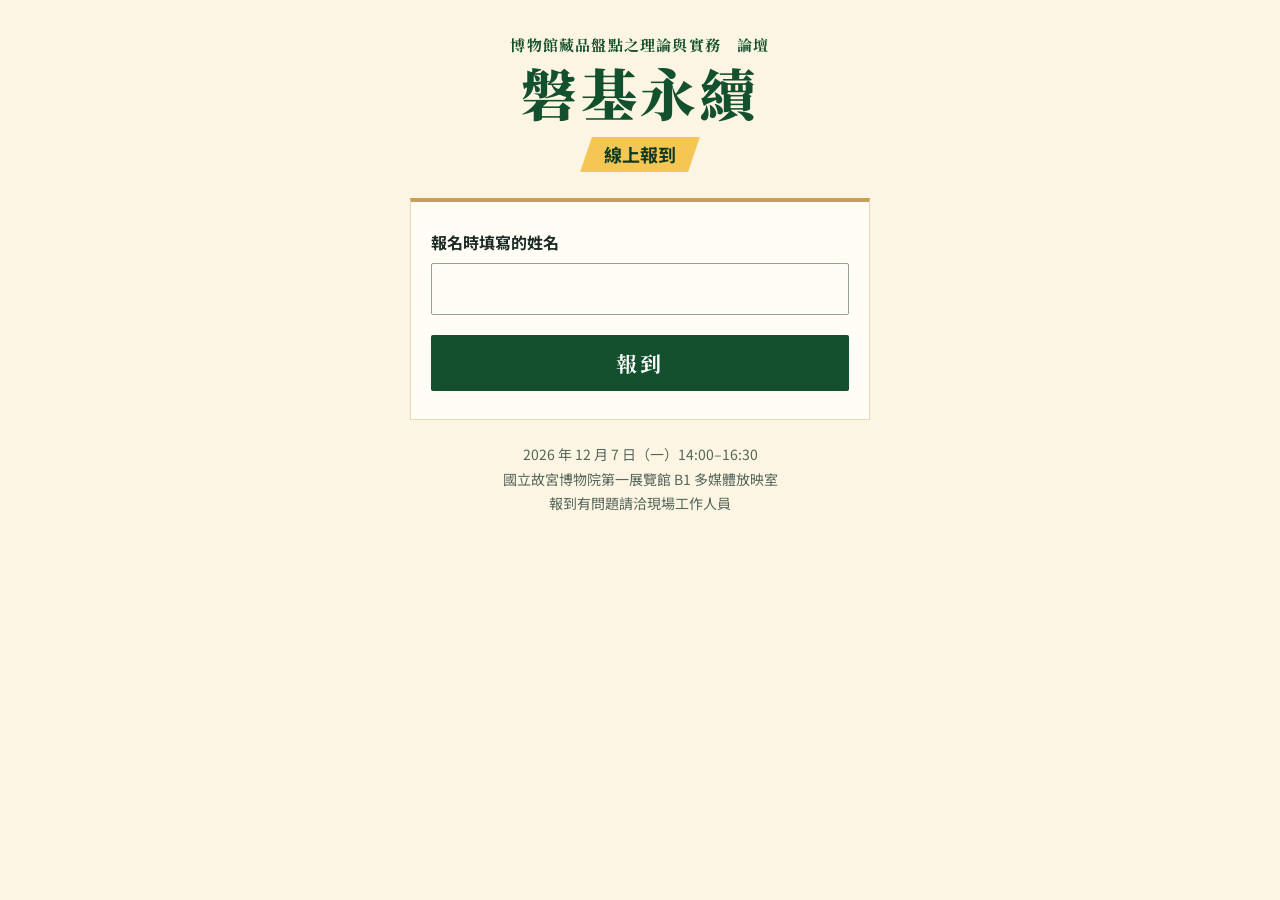
<file: panji/checkin/index.html>
<!doctype html>
<html lang="zh-Hant-TW">
<head>
<meta charset="utf-8">
<meta name="viewport" content="width=device-width, initial-scale=1">
<meta name="robots" content="noindex, nofollow">
<title>線上報到｜「磐基永續」論壇</title>
<link rel="preconnect" href="https://fonts.googleapis.com">
<link rel="preconnect" href="https://fonts.gstatic.com" crossorigin>
<link href="https://fonts.googleapis.com/css2?family=Noto+Serif+TC:wght@700;900&family=Noto+Sans+TC:wght@400;500;700&display=swap" rel="stylesheet">
<link rel="stylesheet" href="../app.css">
</head>
<body class="narrow">
<header class="top">
  <p class="eyebrow">博物館藏品盤點之理論與實務　論壇</p>
  <h1>磐基永續</h1>
  <p><span class="chip">線上報到</span></p>
</header>

<main class="card">
  <div class="center" id="gate" hidden>
    <h2 class="big" id="gateTitle"></h2>
    <p style="margin-top:10px" id="gateText"></p>
  </div>

  <form id="f" novalidate>
    <div class="field">
      <label for="name">報名時填寫的姓名</label>
      <input type="text" id="name" name="name" autocomplete="name" enterkeyhint="go" required>
    </div>
    <div class="field" id="tailBox" hidden>
      <label for="tail">手機號碼末三碼</label>
      <input type="text" id="tail" name="tail" inputmode="numeric" maxlength="3" autocomplete="off">
      <p class="hint">報名名單中有同名的人，請再輸入報名時填寫的手機號碼末三碼。</p>
    </div>
    <p class="msg" id="msg" role="alert" tabindex="-1"></p>
    <button class="btn" type="submit" id="go">報到</button>
  </form>

  <div class="center" id="ok" hidden tabindex="-1">
    <div class="seal"><svg viewBox="0 0 24 24" aria-hidden="true"><path d="M4.5 12.5 10 18 19.5 6.5" fill="none" stroke="#fff" stroke-width="3" stroke-linecap="square"/></svg></div>
    <h2 class="big">報到完成</h2>
    <p class="who" id="okName"></p>
    <p class="soft" id="okTime"></p>
    <a class="btn" id="book" href="#" hidden>下載大會手冊（PDF）</a>
    <p class="soft" id="bookNote" style="margin-top:12px"></p>
  </div>
</main>

<p class="foot">2026 年 12 月 7 日（一）14:00–16:30<br>國立故宮博物院第一展覽館 B1 多媒體放映室<br>報到有問題請洽現場工作人員</p>

<script>window.PANJI = { api: 'https://script.google.com/macros/s/AKfycbzYeFg9huC5jtGrbob3tW2_8vRupNOkdKsLBgkUQ32tj6D0oVqGgV9dTY2LO7G1MTqA8A/exec' };</script>
<script>
(function () {
  var API = (window.PANJI || {}).api || '', TEST = new URLSearchParams(location.search).get('t') || '';
  var f = document.getElementById('f'), msg = document.getElementById('msg'), go = document.getElementById('go');
  var gate = document.getElementById('gate'), ok = document.getElementById('ok'), tailBox = document.getElementById('tailBox');
  var GATE = {
    before: ['報到尚未開放', '線上報到將於 12 月 7 日（一）活動當天開放，請於當天再掃描一次。'],
    closed: ['報到已結束', '本論壇的線上報到已經結束。']
  };
  function setGate(state) {
    var m = TEST ? null : GATE[state];
    gate.hidden = !m;
    f.hidden = !!m || !ok.hidden;
    if (m) { document.getElementById('gateTitle').textContent = m[0]; document.getElementById('gateText').textContent = m[1]; }
  }
  function say(text) { msg.textContent = text; msg.classList.toggle('on', !!text); if (text) msg.focus({ preventScroll: true }); }
  function ready() { go.disabled = false; go.textContent = '報到'; }

  var OPEN = Date.parse('2026-11-20T00:00:00+08:00'), CLOSE = Date.parse('2026-12-07T18:00:00+08:00'), now = Date.now();
  setGate(now < OPEN ? 'before' : now < CLOSE ? 'open' : 'closed');
  if (API) fetch(API).then(function (r) { return r.json(); }).then(function (j) { var t = j && Date.parse(j.now); if (t) setGate(t < OPEN ? 'before' : t < CLOSE ? 'open' : 'closed'); }).catch(function () {});

  f.addEventListener('submit', function (e) {
    e.preventDefault();
    var name = f.name.value.trim(), tail = f.tail.value.replace(/\D/g, '');
    if (!name) { say('請輸入報名時填寫的姓名。'); f.name.focus(); return; }
    if (!tailBox.hidden && tail.length !== 3) { say('請輸入手機號碼末三碼，共 3 個數字。'); f.tail.focus(); return; }
    if (!API) { say('報到系統尚未啟用。'); return; }
    say('');
    go.disabled = true; go.textContent = '報到中…';
    var data = { action: 'checkin', name: name };
    if (!tailBox.hidden) data.tail = tail;
    if (TEST) data.test = TEST;
    fetch(API, { method: 'POST', headers: { 'Content-Type': 'text/plain;charset=utf-8' }, body: JSON.stringify(data) })
      .then(function (r) { return r.json(); })
      .then(function (j) {
        ready();
        if (j.ok) {
          f.hidden = true; ok.hidden = false;
          document.getElementById('okName').textContent = j.name + '，歡迎出席';
          document.getElementById('okTime').textContent = (j.already ? '您已於 ' : '報到時間 ') + j.at.slice(5, 16).replace('-', '/') + (j.already ? ' 完成報到' : '');
          var book = document.getElementById('book'), note = document.getElementById('bookNote');
          if (j.handbook) {
            book.href = j.handbook; book.hidden = false;
            note.textContent = '幾秒後會自動開啟大會手冊；沒有開啟的話請按上面的按鈕。';
            setTimeout(function () { location.href = j.handbook; }, 2500);
          } else {
            note.textContent = '大會手冊尚未上架，請稍後重新整理本頁，或洽現場工作人員。';
          }
          ok.focus({ preventScroll: true });
          return;
        }
        if (j.error === 'need_tail') { tailBox.hidden = false; say('報名名單中有同名的人，請再輸入手機號碼末三碼。'); f.tail.focus(); return; }
        if (j.error === 'not_found') return say('找不到符合的報名紀錄。請確認輸入的姓名和報名時填寫的完全相同，或洽現場工作人員。');
        if (j.error === 'not_open' || j.error === 'closed') return setGate(j.error === 'closed' ? 'closed' : 'before');
        say('系統忙線中，請稍等一下再按一次「報到」。');
      })
      .catch(function () { ready(); say('網路連線不穩，請確認網路後再按一次「報到」。'); });
  });
})();
</script>
</body>
</html>
</file>
<file: panji/app.css>
/* 報到頁與後台共用樣式：沿用主視覺 C「構築・磐基」的紙底、墨綠、芥黃斜角籤 */
:root {
  --paper: #fcf5e3; --tile: #fffdf6; --seam: #e3d9bd; --pine: #13502e; --pine-deep: #0c3a21;
  --wash-1: #e9f0df; --ink: #1b2a22; --ink-soft: #55665b; --mustard: #d9a431; --chip: #f4c653;
  --gold: #c9a155; --line: #93a590;
  --serif: "Noto Serif TC", "Songti TC", "PMingLiU", serif;
  --sans: "Noto Sans TC", "PingFang TC", "Microsoft JhengHei", sans-serif;
}
*, *::before, *::after { box-sizing: border-box; }
html { -webkit-text-size-adjust: 100%; }
body { margin: 0; background: var(--paper); color: var(--ink); font-family: var(--sans); font-size: 1rem; line-height: 1.75; }
h1, h2, h3, p, ul { margin: 0; padding: 0; }
[hidden] { display: none !important; }
a { color: var(--pine); }
:focus-visible { outline: 3px solid var(--pine-deep); outline-offset: 3px; }
[tabindex="-1"]:focus { outline: none; }

.top { text-align: center; padding: 32px 20px 0; }
.top .eyebrow { font-family: var(--serif); font-weight: 700; color: var(--pine); letter-spacing: .08em; font-size: .9375rem; }
.top h1 { font-family: var(--serif); font-weight: 900; color: var(--pine); font-size: clamp(2.5rem, 13vw, 3.5rem); line-height: 1.15; letter-spacing: .06em; margin-top: 2px; }
.chip { display: inline-block; margin-top: 12px; padding: 2px 24px; background: var(--chip); color: var(--pine-deep); font-weight: 700; font-size: 1.125rem; clip-path: polygon(12px 0, 100% 0, calc(100% - 12px) 100%, 0 100%); }

.card { background: var(--tile); border: 1px solid var(--seam); border-top: 4px solid var(--gold); padding: 26px 20px 28px; }
.narrow .card { max-width: 460px; margin: 26px auto 0; width: calc(100% - 40px); }
label { display: block; font-weight: 700; margin-bottom: 7px; }
input[type="text"], input[type="email"], input[type="password"], input[type="search"], select {
  width: 100%; min-height: 52px; padding: 10px 14px; font: inherit; font-size: 1.0625rem; color: var(--ink);
  background: var(--tile); border: 1.5px solid var(--line); border-radius: 2px;
}
input:focus, select:focus { background: var(--wash-1); border-color: var(--pine); outline: 2px solid var(--pine); outline-offset: 0; }
.field + .field { margin-top: 18px; }
.hint { margin-top: 6px; font-size: .8125rem; color: var(--ink-soft); line-height: 1.6; }
.msg { display: none; margin-top: 16px; border: 2px solid var(--mustard); padding: 8px 12px; font-size: .9375rem; font-weight: 500; line-height: 1.6; }
.msg.on { display: block; }
.btn {
  display: flex; align-items: center; justify-content: center; width: 100%; min-height: 56px; margin-top: 20px; padding: 12px 24px;
  background: var(--pine); color: #fff; border: 0; border-radius: 2px; cursor: pointer; text-decoration: none;
  font-family: var(--serif); font-size: 1.3125rem; font-weight: 700; letter-spacing: .14em;
}
.btn:hover { background: var(--pine-deep); }
.btn:disabled { opacity: .6; cursor: progress; }
.btn.ghost { background: var(--tile); color: var(--pine); border: 1.5px solid var(--pine); }
.btn.small { width: auto; min-height: 44px; margin-top: 0; padding: 8px 18px; font-family: var(--sans); font-size: .9375rem; letter-spacing: .04em; }
.center { text-align: center; }
.seal { width: 76px; height: 76px; margin: 0 auto 14px; background: var(--pine); display: grid; place-items: center; border-radius: 2px; }
.seal svg { width: 40px; height: 40px; }
.big { font-family: var(--serif); font-weight: 900; color: var(--pine); font-size: 1.875rem; line-height: 1.3; }
.who { margin-top: 8px; font-size: 1.125rem; font-weight: 700; }
.soft { color: var(--ink-soft); font-size: .875rem; }
.foot { max-width: 460px; margin: 22px auto 40px; padding: 0 20px; text-align: center; color: var(--ink-soft); font-size: .875rem; }
</file>
